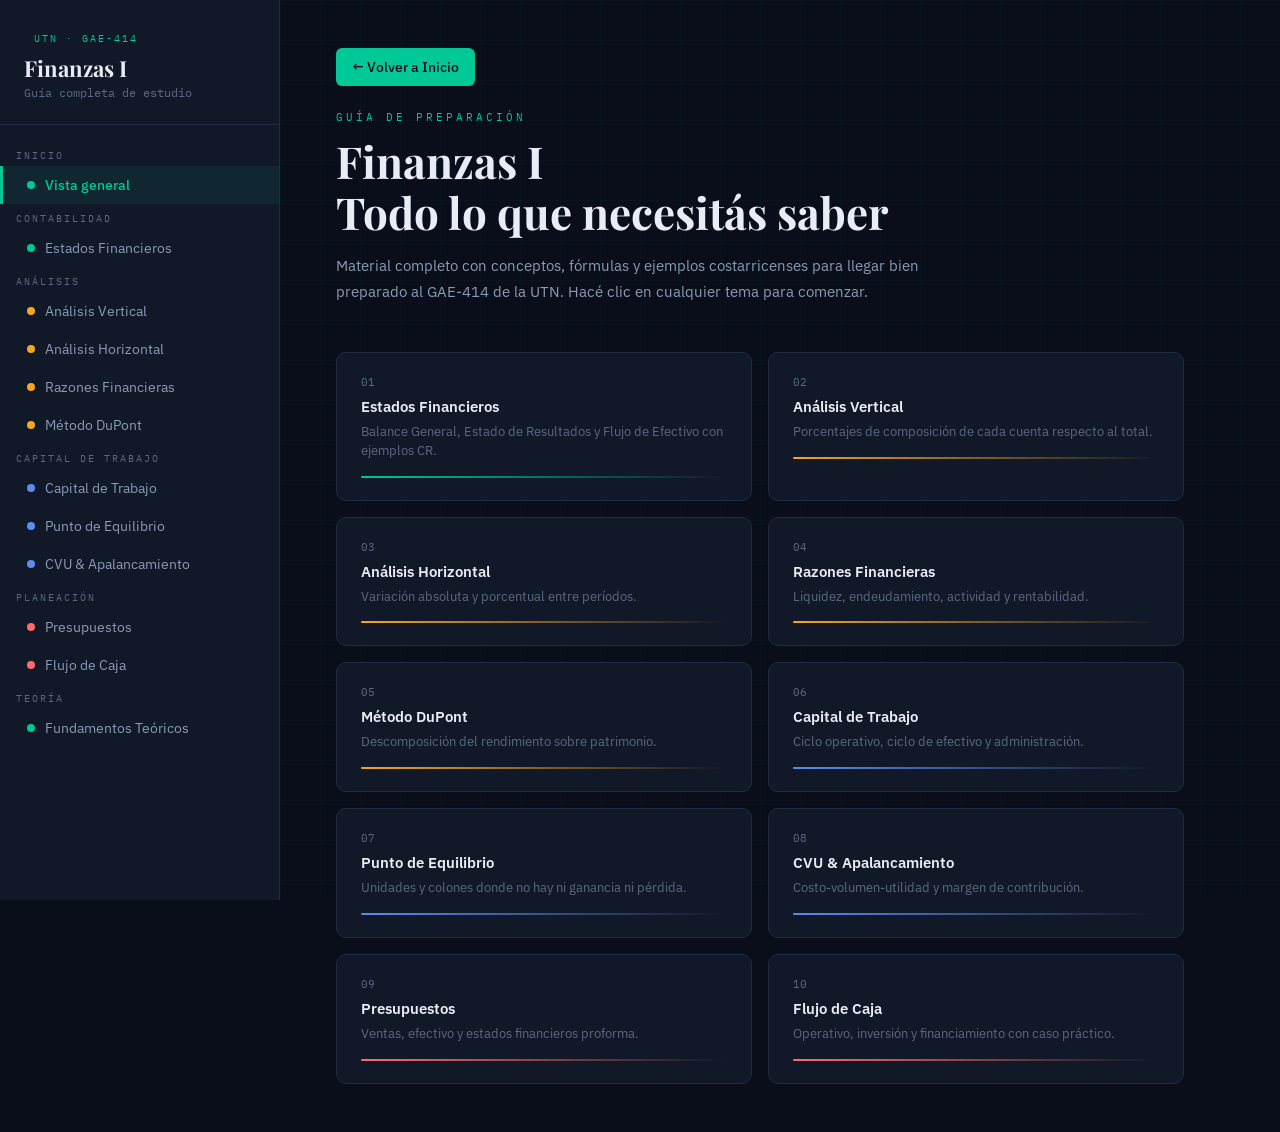
<file: index.html>
<!DOCTYPE html><html lang="es"><head><meta charset="UTF-8"><meta name="viewport" content="width=device-width, initial-scale=1.0"><title>Finanzas I — GAE-414 UTN</title><link href="https://fonts.googleapis.com/css2?family=Playfair+Display:wght@700;900&family=IBM+Plex+Mono:wght@400;600&family=IBM+Plex+Sans:wght@300;400;500;600&display=swap" rel="stylesheet"><style>  :root {    --bg: #0a0e1a;    --surface: #111828;    --surface2: #1a2235;    --border: #1e2d45;    --accent: #00c896;    --accent2: #f5a623;    --accent3: #5b8dee;    --accent4: #ff6b6b;    --text: #e8edf5;    --text2: #8a9bb5;    --text3: #5a6a82;    --font-display: 'Playfair Display', serif;    --font-mono: 'IBM Plex Mono', monospace;    --font-body: 'IBM Plex Sans', sans-serif;  }  * { margin:0; padding:0; box-sizing:border-box; }  body {    background: var(--bg);    color: var(--text);    font-family: var(--font-body);    min-height: 100vh;    overflow-x: hidden;  }  /* GRID BG */  body::before {    content:'';    position:fixed; inset:0;    background-image:      linear-gradient(rgba(0,200,150,.03) 1px, transparent 1px),      linear-gradient(90deg, rgba(0,200,150,.03) 1px, transparent 1px);    background-size: 40px 40px;    pointer-events:none;    z-index:0;  }  /* LAYOUT */  #app { position:relative; z-index:1; display:flex; min-height:100vh; }  /* SIDEBAR */  #sidebar {    width: 280px;    min-width: 280px;    background: var(--surface);    border-right: 1px solid var(--border);    padding: 28px 0;    position: sticky;    top: 0;    height: 100vh;    overflow-y: auto;    display: flex;    flex-direction: column;  }  .sidebar-logo {    padding: 0 24px 24px;    border-bottom: 1px solid var(--border);    margin-bottom: 16px;  }  .sidebar-logo .tag {    font-family: var(--font-mono);    font-size: 10px;    color: var(--accent);    letter-spacing: 2px;    text-transform: uppercase;    margin-bottom: 6px;  }  .sidebar-logo h1 {    font-family: var(--font-display);    font-size: 22px;    line-height: 1.2;    color: var(--text);  }  .sidebar-logo .sub {    font-size: 12px;    color: var(--text3);    margin-top: 4px;    font-family: var(--font-mono);  }  .nav-section {    padding: 8px 16px 4px;    font-size: 10px;    color: var(--text3);    letter-spacing: 2px;    text-transform: uppercase;    font-family: var(--font-mono);  }  .nav-item {    display: flex;    align-items: center;    gap: 10px;    padding: 10px 24px;    cursor: pointer;    transition: all .2s;    border-left: 3px solid transparent;    font-size: 13.5px;    color: var(--text2);    font-weight: 400;  }  .nav-item:hover { background: var(--surface2); color: var(--text); }  .nav-item.active {    background: rgba(0,200,150,.08);    border-left-color: var(--accent);    color: var(--accent);    font-weight: 500;  }  .nav-dot {    width: 8px; height: 8px;    border-radius: 50%;    flex-shrink: 0;  }  /* MAIN */  #main {    flex: 1;    padding: 48px 56px;    max-width: 960px;  }  .page { display: none; animation: fadeIn .3s ease; }  .page.active { display: block; }  @keyframes fadeIn { from { opacity:0; transform:translateY(8px); } to { opacity:1; transform:translateY(0); } }  /* HERO */  .hero {    margin-bottom: 48px;  }  .hero-tag {    font-family: var(--font-mono);    font-size: 11px;    color: var(--accent);    letter-spacing: 3px;    text-transform: uppercase;    margin-bottom: 12px;  }  .hero h2 {    font-family: var(--font-display);    font-size: 44px;    line-height: 1.15;    margin-bottom: 16px;  }  .hero p {    color: var(--text2);    font-size: 15px;    line-height: 1.7;    max-width: 600px;  }  /* CARDS */  .card {    background: var(--surface);    border: 1px solid var(--border);    border-radius: 10px;    padding: 28px 32px;    margin-bottom: 24px;    position: relative;    overflow: hidden;  }  .card::before {    content:'';    position:absolute;    top:0; left:0; right:0;    height: 3px;  }  .card.green::before { background: var(--accent); }  .card.orange::before { background: var(--accent2); }  .card.blue::before { background: var(--accent3); }  .card.red::before { background: var(--accent4); }  .card h3 {    font-family: var(--font-display);    font-size: 20px;    margin-bottom: 14px;    color: var(--text);  }  .card p, .card li {    color: var(--text2);    font-size: 14px;    line-height: 1.75;  }  .card ul { padding-left: 20px; }  .card ul li { margin-bottom: 4px; }  /* FORMULA BOX */  .formula {    background: rgba(0,200,150,.07);    border: 1px solid rgba(0,200,150,.25);    border-radius: 8px;    padding: 18px 22px;    margin: 18px 0;    font-family: var(--font-mono);    font-size: 14px;    color: var(--accent);    line-height: 1.8;  }  .formula .label {    font-size: 10px;    color: var(--text3);    letter-spacing: 2px;    text-transform: uppercase;    margin-bottom: 8px;    font-family: var(--font-body);  }  /* EXAMPLE BOX */  .example {    background: rgba(91,141,238,.07);    border: 1px solid rgba(91,141,238,.2);    border-radius: 8px;    padding: 20px 24px;    margin: 18px 0;  }  .example .ex-header {    display: flex;    align-items: center;    gap: 8px;    margin-bottom: 12px;  }  .example .ex-label {    font-family: var(--font-mono);    font-size: 10px;    color: var(--accent3);    letter-spacing: 2px;    text-transform: uppercase;    background: rgba(91,141,238,.15);    padding: 3px 8px;    border-radius: 3px;  }  .example .ex-title {    font-weight: 600;    font-size: 13px;    color: var(--accent3);  }  .example p, .example li {    font-size: 13.5px;    color: var(--text2);    line-height: 1.7;  }  .example ul { padding-left: 18px; }  .example ul li { margin-bottom: 3px; }  /* TABLE */  .fin-table {    width: 100%;    border-collapse: collapse;    font-size: 13px;    margin: 16px 0;  }  .fin-table th {    background: var(--surface2);    padding: 10px 14px;    text-align: left;    color: var(--text2);    font-weight: 500;    font-family: var(--font-mono);    font-size: 11px;    letter-spacing: 1px;    border-bottom: 1px solid var(--border);  }  .fin-table td {    padding: 10px 14px;    border-bottom: 1px solid rgba(30,45,69,.8);    color: var(--text2);  }  .fin-table tr:hover td { background: rgba(255,255,255,.02); }  .fin-table .num { text-align: right; font-family: var(--font-mono); }  .fin-table .pos { color: var(--accent); }  .fin-table .neg { color: var(--accent4); }  .fin-table .head { color: var(--text); font-weight: 600; background: var(--surface2) !important; }  /* TAGS */  .tag-row { display: flex; flex-wrap: wrap; gap: 8px; margin: 12px 0; }  .tag {    font-family: var(--font-mono);    font-size: 11px;    padding: 4px 10px;    border-radius: 4px;    letter-spacing: .5px;  }  .tag.green { background: rgba(0,200,150,.12); color: var(--accent); border: 1px solid rgba(0,200,150,.2); }  .tag.orange { background: rgba(245,166,35,.12); color: var(--accent2); border: 1px solid rgba(245,166,35,.2); }  .tag.blue { background: rgba(91,141,238,.12); color: var(--accent3); border: 1px solid rgba(91,141,238,.2); }  .tag.red { background: rgba(255,107,107,.12); color: var(--accent4); border: 1px solid rgba(255,107,107,.2); }  /* DIVIDER */  .divider {    border: none;    border-top: 1px solid var(--border);    margin: 28px 0;  }  /* HIGHLIGHT */  .highlight {    color: var(--accent);    font-weight: 600;  }  .highlight2 { color: var(--accent2); font-weight: 600; }  .highlight3 { color: var(--accent3); font-weight: 600; }  /* GRID 2 */  .grid2 { display: grid; grid-template-columns: 1fr 1fr; gap: 16px; margin: 16px 0; }  .mini-card {    background: var(--surface2);    border: 1px solid var(--border);    border-radius: 8px;    padding: 16px 18px;  }  .mini-card .mc-label {    font-size: 10px;    color: var(--text3);    font-family: var(--font-mono);    letter-spacing: 1.5px;    text-transform: uppercase;    margin-bottom: 6px;  }  .mini-card .mc-val {    font-family: var(--font-mono);    font-size: 22px;    font-weight: 600;    color: var(--accent);    margin-bottom: 4px;  }  .mini-card .mc-desc {    font-size: 12px;    color: var(--text3);  }  /* STEP */  .steps { counter-reset: step; }  .step {    display: flex;    gap: 16px;    margin-bottom: 20px;  }  .step-num {    width: 32px; height: 32px;    border-radius: 50%;    background: rgba(0,200,150,.12);    border: 1px solid rgba(0,200,150,.3);    display: flex; align-items: center; justify-content: center;    font-family: var(--font-mono);    font-size: 13px;    color: var(--accent);    flex-shrink: 0;    margin-top: 2px;  }  .step-content { flex: 1; }  .step-content strong { color: var(--text); font-weight: 600; display: block; margin-bottom: 4px; }  .step-content p { font-size: 13.5px; color: var(--text2); line-height: 1.65; }  /* HOME GRID */  .topic-grid { display: grid; grid-template-columns: repeat(2, 1fr); gap: 16px; margin-top: 32px; }  .topic-card {    background: var(--surface);    border: 1px solid var(--border);    border-radius: 10px;    padding: 22px 24px;    cursor: pointer;    transition: all .25s;    position: relative;    overflow: hidden;  }  .topic-card:hover {    border-color: var(--accent);    transform: translateY(-2px);    box-shadow: 0 8px 30px rgba(0,0,0,.4);  }  .topic-card .tc-num {    font-family: var(--font-mono);    font-size: 11px;    color: var(--text3);    margin-bottom: 8px;  }  .topic-card h3 {    font-size: 15px;    font-weight: 600;    margin-bottom: 6px;  }  .topic-card p {    font-size: 12.5px;    color: var(--text3);    line-height: 1.5;  }  .topic-card .tc-bar {    height: 2px;    border-radius: 1px;    margin-top: 16px;  }  /* SCROLLBAR */  ::-webkit-scrollbar { width: 6px; }  ::-webkit-scrollbar-track { background: var(--surface); }  ::-webkit-scrollbar-thumb { background: var(--border); border-radius: 3px; }  ::-webkit-scrollbar-thumb:hover { background: var(--text3); }  @media (max-width: 900px) {    #sidebar { display: none; }    #main { padding: 28px 20px; }    .grid2, .topic-grid { grid-template-columns: 1fr; }    .hero h2 { font-size: 30px; }  } .page-header { display: flex; justify-content: flex-start; margin-bottom: 24px; } .btn-back { padding: 10px 16px; background: var(--accent); border: none; border-radius: 6px; color: var(--bg); font-family: var(--font-body); font-size: 14px; font-weight: 500; cursor: pointer; transition: all 0.2s ease; } .btn-back:hover { background: var(--accent2); transform: translateX(-4px); }</style></head><body><div id="app"><nav id="sidebar">  <div class="sidebar-logo">    <div class="tag">UTN · GAE-414</div>    <h1>Finanzas I</h1>    <div class="sub">Guía completa de estudio</div>  </div>  <div class="nav-section">Inicio</div>  <div class="nav-item active" onclick="show('home')" data-page="home">    <div class="nav-dot" style="background:#00c896"></div> Vista general  </div>  <div class="nav-section">Contabilidad</div>  <div class="nav-item" onclick="show('estados')" data-page="estados">    <div class="nav-dot" style="background:#00c896"></div> Estados Financieros  </div>  <div class="nav-section">Análisis</div>  <div class="nav-item" onclick="show('vertical')" data-page="vertical">    <div class="nav-dot" style="background:#f5a623"></div> Análisis Vertical  </div>  <div class="nav-item" onclick="show('horizontal')" data-page="horizontal">    <div class="nav-dot" style="background:#f5a623"></div> Análisis Horizontal  </div>  <div class="nav-item" onclick="show('razones')" data-page="razones">    <div class="nav-dot" style="background:#f5a623"></div> Razones Financieras  </div>  <div class="nav-item" onclick="show('dupont')" data-page="dupont">    <div class="nav-dot" style="background:#f5a623"></div> Método DuPont  </div>  <div class="nav-section">Capital de Trabajo</div>  <div class="nav-item" onclick="show('capital')" data-page="capital">    <div class="nav-dot" style="background:#5b8dee"></div> Capital de Trabajo  </div>  <div class="nav-item" onclick="show('equilibrio')" data-page="equilibrio">    <div class="nav-dot" style="background:#5b8dee"></div> Punto de Equilibrio  </div>  <div class="nav-item" onclick="show('cvu')" data-page="cvu">    <div class="nav-dot" style="background:#5b8dee"></div> CVU & Apalancamiento  </div>  <div class="nav-section">Planeación</div>  <div class="nav-item" onclick="show('presupuestos')" data-page="presupuestos">    <div class="nav-dot" style="background:#ff6b6b"></div> Presupuestos  </div>  <div class="nav-item" onclick="show('flujo')" data-page="flujo">    <div class="nav-dot" style="background:#ff6b6b"></div> Flujo de Caja  </div>  <div class="nav-section">Teoría</div>  <div class="nav-item" onclick="show('teoricos')" data-page="teoricos">    <div class="nav-dot" style="background:#00c896"></div> Fundamentos Teóricos  </div></nav><main id="main"><div class="page active" id="home">  <div class="page-header"><button class="btn-back" onclick="show('home')">← Volver a Inicio</button></div><div class="hero">    <div class="hero-tag">Guía de preparación</div>    <h2>Finanzas I<br>Todo lo que necesitás saber</h2>    <p>Material completo con conceptos, fórmulas y ejemplos costarricenses para llegar bien preparado al GAE-414 de la UTN. Hacé clic en cualquier tema para comenzar.</p>  </div>  <div class="topic-grid">    <div class="topic-card" onclick="show('estados')">      <div class="tc-num">01</div>      <h3>Estados Financieros</h3>      <p>Balance General, Estado de Resultados y Flujo de Efectivo con ejemplos CR.</p>      <div class="tc-bar" style="background:linear-gradient(90deg,#00c896,transparent)"></div>    </div>    <div class="topic-card" onclick="show('vertical')">      <div class="tc-num">02</div>      <h3>Análisis Vertical</h3>      <p>Porcentajes de composición de cada cuenta respecto al total.</p>      <div class="tc-bar" style="background:linear-gradient(90deg,#f5a623,transparent)"></div>    </div>    <div class="topic-card" onclick="show('horizontal')">      <div class="tc-num">03</div>      <h3>Análisis Horizontal</h3>      <p>Variación absoluta y porcentual entre períodos.</p>      <div class="tc-bar" style="background:linear-gradient(90deg,#f5a623,transparent)"></div>    </div>    <div class="topic-card" onclick="show('razones')">      <div class="tc-num">04</div>      <h3>Razones Financieras</h3>      <p>Liquidez, endeudamiento, actividad y rentabilidad.</p>      <div class="tc-bar" style="background:linear-gradient(90deg,#f5a623,transparent)"></div>    </div>    <div class="topic-card" onclick="show('dupont')">      <div class="tc-num">05</div>      <h3>Método DuPont</h3>      <p>Descomposición del rendimiento sobre patrimonio.</p>      <div class="tc-bar" style="background:linear-gradient(90deg,#f5a623,transparent)"></div>    </div>    <div class="topic-card" onclick="show('capital')">      <div class="tc-num">06</div>      <h3>Capital de Trabajo</h3>      <p>Ciclo operativo, ciclo de efectivo y administración.</p>      <div class="tc-bar" style="background:linear-gradient(90deg,#5b8dee,transparent)"></div>    </div>    <div class="topic-card" onclick="show('equilibrio')">      <div class="tc-num">07</div>      <h3>Punto de Equilibrio</h3>      <p>Unidades y colones donde no hay ni ganancia ni pérdida.</p>      <div class="tc-bar" style="background:linear-gradient(90deg,#5b8dee,transparent)"></div>    </div>    <div class="topic-card" onclick="show('cvu')">      <div class="tc-num">08</div>      <h3>CVU & Apalancamiento</h3>      <p>Costo-volumen-utilidad y margen de contribución.</p>      <div class="tc-bar" style="background:linear-gradient(90deg,#5b8dee,transparent)"></div>    </div>    <div class="topic-card" onclick="show('presupuestos')">      <div class="tc-num">09</div>      <h3>Presupuestos</h3>      <p>Ventas, efectivo y estados financieros proforma.</p>      <div class="tc-bar" style="background:linear-gradient(90deg,#ff6b6b,transparent)"></div>    </div>    <div class="topic-card" onclick="show('flujo')">      <div class="tc-num">10</div>      <h3>Flujo de Caja</h3>      <p>Operativo, inversión y financiamiento con caso práctico.</p>      <div class="tc-bar" style="background:linear-gradient(90deg,#ff6b6b,transparent)"></div>    </div>  </div></div><div class="page" id="estados">  <div class="page-header"><button class="btn-back" onclick="show('home')">← Volver a Inicio</button></div><div class="hero">    <div class="hero-tag">Tema 01 · Contabilidad</div>    <h2>Estados Financieros</h2>    <p>Los tres reportes fundamentales que toda empresa prepara para mostrar su situación económica.</p>  </div>  <div class="card green">    <h3>1. Balance General (Estado de Situación Financiera)</h3>    <p>Fotografía de la empresa en una fecha específica. Muestra lo que tiene (activos), lo que debe (pasivos) y lo que le pertenece a los dueños (patrimonio).</p>    <div class="formula">      <div class="label">Ecuación fundamental</div>      ACTIVOS = PASIVOS + PATRIMONIO    </div>    <div class="example">      <div class="ex-header">        <span class="ex-label">Ejemplo CR</span>        <span class="ex-title">Pulpería "Don Carlos" — San José, al 31/12/2024</span>      </div>      <table class="fin-table">        <tr><th>ACTIVOS</th><th class="num">₡</th><th>PASIVOS Y PATRIMONIO</th><th class="num">₡</th></tr>        <tr><td class="head" colspan="4">Activo Corriente</td></tr>        <tr><td>Caja y Bancos</td><td class="num pos">850,000</td><td>Cuentas por Pagar</td><td class="num neg">1,200,000</td></tr>        <tr><td>Cuentas por Cobrar</td><td class="num pos">600,000</td><td>Préstamos C/P (BAC)</td><td class="num neg">500,000</td></tr>        <tr><td>Inventarios</td><td class="num pos">1,400,000</td><td></td><td></td></tr>        <tr><td class="head" colspan="4">Activo Fijo</td></tr>        <tr><td>Mobiliario y Equipo</td><td class="num pos">2,500,000</td><td class="head">Patrimonio</td><td></td></tr>        <tr><td>(-) Depreciación Ac.</td><td class="num neg">(300,000)</td><td>Capital Social</td><td class="num pos">3,000,000</td></tr>        <tr><td></td><td></td><td>Utilidades Retenidas</td><td class="num pos">350,000</td></tr>        <tr><td><strong>TOTAL ACTIVOS</strong></td><td class="num pos"><strong>5,050,000</strong></td><td><strong>TOTAL PAS+PAT</strong></td><td class="num pos"><strong>5,050,000</strong></td></tr>      </table>    </div>    <p style="margin-top:12px"><strong style="color:var(--text)">Conceptos clave:</strong></p>    <ul style="margin-top:8px">      <li><span class="highlight">Activo corriente:</span> se convierte en dinero en menos de 1 año (caja, inventarios, cuentas por cobrar).</li>      <li><span class="highlight">Activo fijo:</span> dura más de 1 año y se deprecia (edificios, equipos, vehículos).</li>      <li><span class="highlight">Pasivo corriente:</span> vence en menos de 1 año.</li>      <li><span class="highlight">Patrimonio:</span> lo que queda para los dueños si se vende todo y se pagan todas las deudas.</li>    </ul>  </div>  <div class="card green">    <h3>2. Estado de Resultados</h3>    <p>Muestra si la empresa ganó o perdió dinero durante un período. Es una película, no una fotografía.</p>    <div class="formula">      <div class="label">Estructura básica</div>      Ventas Netas<br>      − Costo de Ventas<br>      = <strong>Utilidad Bruta</strong><br>      − Gastos Operativos (ventas + admin)<br>      = <strong>Utilidad de Operación (EBIT)</strong><br>      − Gastos Financieros (intereses)<br>      = <strong>Utilidad Antes de Impuestos</strong><br>      − Impuesto sobre la Renta (30% empresas CR)<br>      = <strong>Utilidad Neta</strong>    </div>    <div class="example">      <div class="ex-header">        <span class="ex-label">Ejemplo CR</span>        <span class="ex-title">Soda "Rancho Tico" — Liberia, Guanacaste 2024</span>      </div>      <table class="fin-table">        <tr><th>CONCEPTO</th><th class="num">₡</th></tr>        <tr><td>Ventas brutas</td><td class="num">9,500,000</td></tr>        <tr><td>(−) Descuentos y devoluciones</td><td class="num neg">(200,000)</td></tr>        <tr><td class="head">= Ventas Netas</td><td class="num head">9,300,000</td></tr>        <tr><td>(−) Costo de ventas</td><td class="num neg">(5,580,000)</td></tr>        <tr><td class="head">= Utilidad Bruta</td><td class="num pos head">3,720,000</td></tr>        <tr><td>(−) Gastos de ventas</td><td class="num neg">(650,000)</td></tr>        <tr><td>(−) Gastos administrativos</td><td class="num neg">(820,000)</td></tr>        <tr><td class="head">= Utilidad Operativa</td><td class="num pos head">2,250,000</td></tr>        <tr><td>(−) Intereses préstamo BCR</td><td class="num neg">(180,000)</td></tr>        <tr><td class="head">= Utilidad antes IR</td><td class="num pos head">2,070,000</td></tr>        <tr><td>(−) Impuesto Renta (15% pyme)</td><td class="num neg">(310,500)</td></tr>        <tr><td class="head">= Utilidad Neta</td><td class="num pos head">1,759,500</td></tr>      </table>    </div>  </div>  <div class="card green">    <h3>3. Estado de Flujo de Efectivo</h3>    <p>Muestra de dónde vino el dinero y a dónde fue. Una empresa puede tener utilidad contable pero quedarse sin efectivo.</p>    <div class="formula">      <div class="label">Las 3 secciones</div>      Actividades OPERATIVAS (negocio normal)<br>      + Actividades de INVERSIÓN (compra/venta de activos)<br>      + Actividades de FINANCIAMIENTO (préstamos, capital)<br>      = Variación neta de efectivo    </div>    <div class="example">      <div class="ex-header">        <span class="ex-label">Ejemplo CR</span>        <span class="ex-title">Taxi empresa "Transtical" — Cartago 2024</span>      </div>      <table class="fin-table">        <tr><th>CONCEPTO</th><th class="num">₡</th></tr>        <tr><td class="head" colspan="2">ACTIVIDADES OPERATIVAS</td></tr>        <tr><td>Cobros a clientes</td><td class="num pos">8,200,000</td></tr>        <tr><td>Pagos a proveedores</td><td class="num neg">(4,100,000)</td></tr>        <tr><td>Pago de salarios y cargas</td><td class="num neg">(2,300,000)</td></tr>        <tr><td class="head">Flujo operativo neto</td><td class="num pos head">1,800,000</td></tr>        <tr><td class="head" colspan="2">ACTIVIDADES DE INVERSIÓN</td></tr>        <tr><td>Compra de vehículo (Toyota Hilux)</td><td class="num neg">(12,000,000)</td></tr>        <tr><td class="head">Flujo de inversión neto</td><td class="num neg head">(12,000,000)</td></tr>        <tr><td class="head" colspan="2">ACTIVIDADES DE FINANCIAMIENTO</td></tr>        <tr><td>Préstamo BCR a 5 años</td><td class="num pos">10,000,000</td></tr>        <tr><td>Pago de cuotas préstamo anterior</td><td class="num neg">(600,000)</td></tr>        <tr><td class="head">Flujo de financiamiento neto</td><td class="num pos head">9,400,000</td></tr>        <tr><td class="head">= VARIACIÓN NETA DE EFECTIVO</td><td class="num pos head">-800,000</td></tr>        <tr><td>Saldo inicial de caja</td><td class="num">2,000,000</td></tr>        <tr><td class="head">Saldo final de caja</td><td class="num pos head">1,200,000</td></tr>      </table>    </div>  </div></div><div class="page" id="vertical">  <div class="page-header"><button class="btn-back" onclick="show('home')">← Volver a Inicio</button></div><div class="hero">    <div class="hero-tag">Tema 02 · Análisis</div>    <h2>Análisis Vertical</h2>    <p>Técnica para expresar cada cuenta como porcentaje de una base (total activos o ventas). Permite comparar empresas de diferente tamaño.</p>  </div>  <div class="card orange">    <h3>Concepto y uso</h3>    <p>Se aplica a un solo período. Responde: <em>"¿Qué tan grande es esta cuenta dentro del total?"</em></p>    <div class="tag-row">      <span class="tag orange">Balance: base = Total Activos</span>      <span class="tag orange">Resultados: base = Ventas Netas</span>    </div>    <div class="formula">      <div class="label">Fórmula</div>      % = (Cuenta ÷ Base) × 100    </div>    <div class="example">      <div class="ex-header">        <span class="ex-label">Ejemplo CR</span>        <span class="ex-title">Ferretería "El Clavo" — Heredia 2024</span>      </div>      <table class="fin-table">        <tr><th>ACTIVOS</th><th class="num">₡</th><th class="num">%</th></tr>        <tr><td>Caja y Bancos</td><td class="num">1,200,000</td><td class="num pos">8%</td></tr>        <tr><td>Cuentas por Cobrar</td><td class="num">2,400,000</td><td class="num pos">16%</td></tr>        <tr><td>Inventarios</td><td class="num">4,500,000</td><td class="num pos">30%</td></tr>        <tr><td>Activos Fijos (neto)</td><td class="num">6,900,000</td><td class="num pos">46%</td></tr>        <tr><td class="head">TOTAL ACTIVOS</td><td class="num head">15,000,000</td><td class="num head">100%</td></tr>      </table>      <p style="margin-top:12px">👉 <strong>Interpretación:</strong> Los inventarios representan el 30% de los activos. Para una ferretería esto es razonable. Si fuera 60%, habría exceso de stock.</p>    </div>    <hr class="divider">    <div class="example">      <div class="ex-header">        <span class="ex-label">Ejemplo CR</span>        <span class="ex-title">Estado de Resultados — misma ferretería</span>      </div>      <table class="fin-table">        <tr><th>CONCEPTO</th><th class="num">₡</th><th class="num">%</th></tr>        <tr><td>Ventas Netas</td><td class="num">20,000,000</td><td class="num">100%</td></tr>        <tr><td>Costo de Ventas</td><td class="num neg">(13,000,000)</td><td class="num neg">65%</td></tr>        <tr><td class="head">Utilidad Bruta</td><td class="num pos head">7,000,000</td><td class="num pos head">35%</td></tr>        <tr><td>Gastos Operativos</td><td class="num neg">(3,800,000)</td><td class="num neg">19%</td></tr>        <tr><td class="head">Utilidad Neta</td><td class="num pos head">3,200,000</td><td class="num pos head">16%</td></tr>      </table>      <p style="margin-top:12px">👉 Por cada ₡100 vendidos, la empresa gana ₡16 netos. El margen neto del 16% indica buena eficiencia para una ferretería.</p>    </div>  </div></div><div class="page" id="horizontal">  <div class="page-header"><button class="btn-back" onclick="show('home')">← Volver a Inicio</button></div><div class="hero">    <div class="hero-tag">Tema 03 · Análisis</div>    <h2>Análisis Horizontal</h2>    <p>Compara una cuenta a lo largo del tiempo para detectar tendencias, crecimientos o caídas.</p>  </div>  <div class="card orange">    <h3>Concepto y fórmulas</h3>    <p>Se necesitan al menos dos períodos. Responde: <em>"¿Cuánto cambió esta cuenta respecto al año anterior?"</em></p>    <div class="formula">      <div class="label">Variación Absoluta</div>      VA = Año Actual − Año Anterior    </div>    <div class="formula">      <div class="label">Variación Relativa (porcentual)</div>      VR = ((Año Actual − Año Anterior) ÷ Año Anterior) × 100    </div>    <div class="example">      <div class="ex-header">        <span class="ex-label">Ejemplo CR</span>        <span class="ex-title">Farmacia "Fischel" (ficticio simplificado) — 2023 vs 2024</span>      </div>      <table class="fin-table">        <tr><th>CUENTA</th><th class="num">2023 ₡</th><th class="num">2024 ₡</th><th class="num">Var. Abs.</th><th class="num">Var. %</th></tr>        <tr><td>Ventas</td><td class="num">45,000,000</td><td class="num">52,200,000</td><td class="num pos">+7,200,000</td><td class="num pos">+16%</td></tr>        <tr><td>Costo Ventas</td><td class="num">27,000,000</td><td class="num">32,364,000</td><td class="num neg">+5,364,000</td><td class="num neg">+19.9%</td></tr>        <tr><td>Utilidad Bruta</td><td class="num">18,000,000</td><td class="num">19,836,000</td><td class="num pos">+1,836,000</td><td class="num pos">+10.2%</td></tr>        <tr><td>Gastos Oper.</td><td class="num">9,000,000</td><td class="num">10,500,000</td><td class="num neg">+1,500,000</td><td class="num neg">+16.7%</td></tr>        <tr><td class="head">Utilidad Neta</td><td class="num head">9,000,000</td><td class="num head">9,336,000</td><td class="num pos head">+336,000</td><td class="num pos head">+3.7%</td></tr>      </table>      <p style="margin-top:12px">        ⚠️ <strong>Interpretación:</strong> Las ventas crecieron 16% pero el costo creció 19.9%. Los gastos también subieron más que las ventas. Por eso la utilidad neta solo creció 3.7%. <br><strong>Señal de alerta:</strong> los costos están creciendo más rápido que los ingresos.      </p>    </div>  </div></div><div class="page" id="razones">  <div class="page-header"><button class="btn-back" onclick="show('home')">← Volver a Inicio</button></div><div class="hero">    <div class="hero-tag">Tema 04 · Análisis</div>    <h2>Razones Financieras</h2>    <p>Índices que relacionan cuentas del Balance y Estado de Resultados para evaluar la salud financiera de la empresa.</p>  </div>  <div class="card orange">    <h3>Grupo 1: Razones de Liquidez</h3>    <p>¿Puede la empresa pagar sus deudas a corto plazo?</p>    <div class="formula">      <div class="label">Razón Corriente (Liquidez General)</div>      RC = Activo Corriente ÷ Pasivo Corriente<br>      <br>      <span style="color:var(--text2);font-size:12px">Ideal: entre 1.5 y 2.0 — por encima de 1.0 es mínimo aceptable</span>    </div>    <div class="formula">      <div class="label">Prueba Ácida</div>      PA = (Activo Corriente − Inventarios) ÷ Pasivo Corriente<br>      <br>      <span style="color:var(--text2);font-size:12px">Excluye inventarios porque no se convierten tan rápido en efectivo. Ideal: ≥ 1.0</span>    </div>    <div class="example">      <div class="ex-header">        <span class="ex-label">Ejemplo CR</span>        <span class="ex-title">Distribuidora "Ticofrut" (inventarios = ₡3,000,000)</span>      </div>      <p>Activo Corriente: ₡6,000,000 | Pasivo Corriente: ₡3,200,000</p>      <div class="grid2" style="margin-top:12px">        <div class="mini-card">          <div class="mc-label">Razón Corriente</div>          <div class="mc-val">1.88</div>          <div class="mc-desc">6,000,000 ÷ 3,200,000 ✅ Buena</div>        </div>        <div class="mini-card">          <div class="mc-label">Prueba Ácida</div>          <div class="mc-val">0.94</div>          <div class="mc-desc">(6,000,000−3,000,000) ÷ 3,200,000 ⚠️ Ajustada</div>        </div>      </div>    </div>  </div>  <div class="card orange">    <h3>Grupo 2: Razones de Endeudamiento</h3>    <p>¿Cuánto de la empresa le pertenece a los acreedores?</p>    <div class="formula">      <div class="label">Razón de Endeudamiento</div>      RE = Total Pasivo ÷ Total Activo<br>      <br>      <span style="color:var(--text2);font-size:12px">Indica qué porcentaje de los activos fue financiado con deuda. Ideal: menor al 60%</span>    </div>    <div class="formula">      <div class="label">Razón Deuda-Patrimonio</div>      D/P = Total Pasivo ÷ Patrimonio<br>      <br>      <span style="color:var(--text2);font-size:12px">Por cada ₡1 del dueño, ¿cuánto deben los acreedores?</span>    </div>    <div class="example">      <div class="ex-header">        <span class="ex-label">Ejemplo CR</span>        <span class="ex-title">Empresa constructora "Edifica S.A." — San José</span>      </div>      <p>Total Activo: ₡80,000,000 | Total Pasivo: ₡52,000,000 | Patrimonio: ₡28,000,000</p>      <div class="grid2" style="margin-top:12px">        <div class="mini-card">          <div class="mc-label">Endeudamiento</div>          <div class="mc-val" style="color:var(--accent2)">65%</div>          <div class="mc-desc">52M ÷ 80M ⚠️ Alto, riesgo moderado</div>        </div>        <div class="mini-card">          <div class="mc-label">Deuda/Patrimonio</div>          <div class="mc-val" style="color:var(--accent2)">1.86</div>          <div class="mc-desc">52M ÷ 28M — acreedores financian 1.86× más que dueños</div>        </div>      </div>    </div>  </div>  <div class="card orange">    <h3>Grupo 3: Razones de Actividad (Gestión)</h3>    <p>¿Qué tan eficientemente usa la empresa sus recursos?</p>    <div class="formula">      <div class="label">Rotación de Inventarios</div>      RI = Costo de Ventas ÷ Inventario Promedio<br>      Días de Inventario = 365 ÷ RI    </div>    <div class="formula">      <div class="label">Período Medio de Cobro</div>      PMC = Cuentas por Cobrar ÷ (Ventas ÷ 365)<br>      <span style="color:var(--text2);font-size:12px">Cuántos días tarda en cobrar. Menor = mejor</span>    </div>    <div class="formula">      <div class="label">Período Medio de Pago</div>      PMP = Cuentas por Pagar ÷ (Compras ÷ 365)<br>      <span style="color:var(--text2);font-size:12px">Cuántos días tarda en pagar a proveedores. Mayor = mejor (para el flujo)</span>    </div>    <div class="example">      <div class="ex-header">        <span class="ex-label">Ejemplo CR</span>        <span class="ex-title">Supermercado "Buen Precio" — Alajuela</span>      </div>      <p>Costo ventas: ₡120M | Inventario: ₡15M | Ventas: ₡160M | CxC: ₡8M</p>      <div class="grid2" style="margin-top:12px">        <div class="mini-card">          <div class="mc-label">Rotación Inventarios</div>          <div class="mc-val">8×</div>          <div class="mc-desc">120M ÷ 15M → rota 8 veces al año = cada 46 días</div>        </div>        <div class="mini-card">          <div class="mc-label">Período Cobro</div>          <div class="mc-val">18 días</div>          <div class="mc-desc">8M ÷ (160M÷365) ✅ Cobran rápido</div>        </div>      </div>    </div>  </div>  <div class="card orange">    <h3>Grupo 4: Razones de Rentabilidad</h3>    <p>¿Cuánto gana la empresa con respecto a sus ventas, activos o patrimonio?</p>    <div class="formula">      <div class="label">Margen Bruto</div>      MB = Utilidad Bruta ÷ Ventas Netas    </div>    <div class="formula">      <div class="label">Margen Neto</div>      MN = Utilidad Neta ÷ Ventas Netas    </div>    <div class="formula">      <div class="label">ROA — Rendimiento sobre Activos</div>      ROA = Utilidad Neta ÷ Total Activos    </div>    <div class="formula">      <div class="label">ROE — Rendimiento sobre Patrimonio</div>      ROE = Utilidad Neta ÷ Patrimonio    </div>    <div class="example">      <div class="ex-header">        <span class="ex-label">Ejemplo CR</span>        <span class="ex-title">Hotel "Vistas del Pacífico" — Jacó, 2024</span>      </div>      <p>Ventas: ₡50M | Utilidad Bruta: ₡30M | Utilidad Neta: ₡8M | Activos: ₡200M | Patrimonio: ₡80M</p>      <div class="grid2" style="margin-top:12px">        <div class="mini-card">          <div class="mc-label">Margen Bruto</div>          <div class="mc-val">60%</div>          <div class="mc-desc">30M ÷ 50M — excelente para hostelería</div>        </div>        <div class="mini-card">          <div class="mc-label">Margen Neto</div>          <div class="mc-val">16%</div>          <div class="mc-desc">8M ÷ 50M ✅ Por encima del promedio CR</div>        </div>        <div class="mini-card">          <div class="mc-label">ROA</div>          <div class="mc-val">4%</div>          <div class="mc-desc">8M ÷ 200M — baja por alta inversión en planta</div>        </div>        <div class="mini-card">          <div class="mc-label">ROE</div>          <div class="mc-val">10%</div>          <div class="mc-desc">8M ÷ 80M — buena para los socios</div>        </div>      </div>    </div>  </div></div><div class="page" id="dupont">  <div class="page-header"><button class="btn-back" onclick="show('home')">← Volver a Inicio</button></div><div class="hero">    <div class="hero-tag">Tema 05 · Análisis</div>    <h2>Método DuPont</h2>    <p>Descompone el ROE en tres factores para entender exactamente por qué una empresa es más o menos rentable.</p>  </div>  <div class="card orange">    <h3>El modelo DuPont</h3>    <p>Creado por la empresa DuPont en los años 20. Dice que el rendimiento para los socios (ROE) depende de tres palancas:</p>    <div class="formula">      <div class="label">DuPont Básico</div>      ROE = Margen Neto × Rotación de Activos × Multiplicador de Capital<br><br>      ROE = (UN ÷ Ventas) × (Ventas ÷ Activos) × (Activos ÷ Patrimonio)    </div>    <div class="grid2" style="margin-top:20px">      <div class="mini-card">        <div class="mc-label">Factor 1 — Rentabilidad</div>        <div style="font-size:13px;color:var(--text2);margin-top:6px">Margen Neto: ¿Cuánto gana por cada colón vendido? Depende de costos y eficiencia.</div>      </div>      <div class="mini-card">        <div class="mc-label">Factor 2 — Eficiencia</div>        <div style="font-size:13px;color:var(--text2);margin-top:6px">Rotación de Activos: ¿Cuántas ventas genera cada colón invertido en activos?</div>      </div>      <div class="mini-card">        <div class="mc-label">Factor 3 — Apalancamiento</div>        <div style="font-size:13px;color:var(--text2);margin-top:6px">Multiplicador de Capital: ¿Cuánto del activo está financiado con deuda vs. patrimonio?</div>      </div>      <div class="mini-card">        <div class="mc-label">Resultado</div>        <div style="font-size:13px;color:var(--accent);margin-top:6px;font-weight:600">ROE = los tres factores multiplicados entre sí.</div>      </div>    </div>    <div class="example">      <div class="ex-header">        <span class="ex-label">Ejemplo CR</span>        <span class="ex-title">Comparación: Dos panaderías costarricenses</span>      </div>      <table class="fin-table">        <tr><th>INDICADOR</th><th class="num">Panadería "El Horno" (Cartago)</th><th class="num">Panadería "Pan Tico" (Heredia)</th></tr>        <tr><td>Ventas</td><td class="num">₡30,000,000</td><td class="num">₡30,000,000</td></tr>        <tr><td>Utilidad Neta</td><td class="num">₡1,500,000</td><td class="num">₡1,500,000</td></tr>        <tr><td>Total Activos</td><td class="num">₡25,000,000</td><td class="num">₡20,000,000</td></tr>        <tr><td>Patrimonio</td><td class="num">₡12,500,000</td><td class="num">₡10,000,000</td></tr>        <tr><td class="head">Margen Neto</td><td class="num head">5%</td><td class="num head">5%</td></tr>        <tr><td class="head">Rotación Activos</td><td class="num head">1.2×</td><td class="num head">1.5×</td></tr>        <tr><td class="head">Mult. Capital</td><td class="num head">2.0×</td><td class="num head">2.0×</td></tr>        <tr><td class="head">ROE (DuPont)</td><td class="num pos head">12%</td><td class="num pos head">15%</td></tr>      </table>      <p style="margin-top:12px">        🍞 <strong>Interpretación:</strong> Ambas panaderías tienen la misma utilidad, mismo apalancamiento y mismos dueños relativamente, pero "Pan Tico" obtiene mayor ROE porque <strong>usa mejor sus activos</strong> (rotación 1.5 vs 1.2). Tiene menos activos pero genera igual ventas = más eficiente.      </p>    </div>  </div></div><div class="page" id="capital">  <div class="page-header"><button class="btn-back" onclick="show('home')">← Volver a Inicio</button></div><div class="hero">    <div class="hero-tag">Tema 06 · Capital de Trabajo</div>    <h2>Capital de Trabajo</h2>    <p>El dinero que necesita la empresa para operar día a día. Es la diferencia entre lo que tiene disponible y lo que debe a corto plazo.</p>  </div>  <div class="card blue">    <h3>Conceptos fundamentales</h3>    <div class="formula">      <div class="label">Capital de Trabajo Neto (CTN)</div>      CTN = Activo Corriente − Pasivo Corriente    </div>    <p>Si el CTN es positivo, la empresa puede cubrir sus deudas de corto plazo con sus activos líquidos. Si es negativo, tiene problemas de liquidez.</p>    <div class="example">      <div class="ex-header">        <span class="ex-label">Ejemplo CR</span>        <span class="ex-title">Taller mecánico "Don Mechas" — Desamparados</span>      </div>      <div class="grid2">        <div class="mini-card">          <div class="mc-label">Activo Corriente</div>          <div class="mc-val">₡4,800,000</div>          <div class="mc-desc">Caja + CxC + repuestos</div>        </div>        <div class="mini-card">          <div class="mc-label">Pasivo Corriente</div>          <div class="mc-val" style="color:var(--accent4)">₡2,100,000</div>          <div class="mc-desc">Cuentas por pagar proveedores</div>        </div>      </div>      <div style="margin-top:12px;font-family:var(--font-mono);color:var(--accent);font-size:15px">        CTN = 4,800,000 − 2,100,000 = ₡2,700,000 ✅      </div>      <p style="margin-top:8px">La empresa tiene ₡2.7M de "colchón" para operar sin problemas.</p>    </div>  </div>  <div class="card blue">    <h3>Ciclo Operativo y Ciclo de Efectivo</h3>    <div class="formula">      <div class="label">Ciclo Operativo</div>      Ciclo Operativo = Días de Inventario + Días de Cobro    </div>    <div class="formula">      <div class="label">Ciclo de Efectivo (Ciclo de Caja)</div>      Ciclo de Efectivo = Ciclo Operativo − Días de Pago a Proveedores    </div>    <p>El ciclo de efectivo mide cuántos días la empresa necesita financiar con su propio dinero. <span class="highlight">Mientras más corto, mejor.</span></p>    <div class="example">      <div class="ex-header">        <span class="ex-label">Ejemplo CR</span>        <span class="ex-title">Empresa exportadora de piña "TicoPiña" — Upala</span>      </div>      <div class="steps" style="margin-top:16px">        <div class="step">          <div class="step-num">1</div>          <div class="step-content">            <strong>Días de Inventario: 30 días</strong>            <p>La piña tarda 30 días entre que la compran y la venden.</p>          </div>        </div>        <div class="step">          <div class="step-num">2</div>          <div class="step-content">            <strong>Días de Cobro: 45 días</strong>            <p>Los compradores internacionales pagan a 45 días.</p>          </div>        </div>        <div class="step">          <div class="step-num">3</div>          <div class="step-content">            <strong>Ciclo Operativo: 75 días</strong>            <p>30 + 45 = 75 días entre comprar y cobrar.</p>          </div>        </div>        <div class="step">          <div class="step-num">4</div>          <div class="step-content">            <strong>Días de Pago a Proveedores: 20 días</strong>            <p>Pagan a sus proveedores de insumos en 20 días.</p>          </div>        </div>        <div class="step">          <div class="step-num">5</div>          <div class="step-content">            <strong>Ciclo de Efectivo: 55 días</strong>            <p>75 − 20 = 55 días que la empresa debe financiar por su cuenta. Deben tener dinero para 55 días de operación en caja.</p>          </div>        </div>      </div>    </div>  </div></div><div class="page" id="equilibrio">  <div class="page-header"><button class="btn-back" onclick="show('home')">← Volver a Inicio</button></div><div class="hero">    <div class="hero-tag">Tema 07 · Capital de Trabajo</div>    <h2>Punto de Equilibrio</h2>    <p>El nivel de ventas donde la empresa no gana ni pierde. A partir de ahí, cada unidad adicional genera utilidad.</p>  </div>  <div class="card blue">    <h3>Costos fijos vs. costos variables</h3>    <div class="grid2">      <div class="mini-card">        <div class="mc-label">Costos Fijos</div>        <div style="font-size:13px;color:var(--text2);margin-top:8px">No cambian sin importar cuánto se produzca.<br><br>Ej. CR: Alquiler de local en Paseo Colón, salarios fijos, depreciación del equipo.</div>      </div>      <div class="mini-card">        <div class="mc-label">Costos Variables</div>        <div style="font-size:13px;color:var(--text2);margin-top:8px">Cambian según el nivel de producción o ventas.<br><br>Ej. CR: Materia prima, comisiones de ventas, empaque, electricidad por producción.</div>      </div>    </div>    <div class="formula">      <div class="label">Punto de Equilibrio en Unidades</div>      PE(u) = Costos Fijos Totales ÷ (Precio de Venta − Costo Variable Unitario)    </div>    <div class="formula">      <div class="label">Punto de Equilibrio en Colones</div>      PE(₡) = Costos Fijos Totales ÷ Margen de Contribución %<br>      Margen de Contribución % = (PVU − CVU) ÷ PVU    </div>    <div class="example">      <div class="ex-header">        <span class="ex-label">Ejemplo CR</span>        <span class="ex-title">Cafetería "El Volcán" — Cartago (cerca del Irazú)</span>      </div>      <p><strong>Datos:</strong></p>      <ul style="margin:8px 0 8px 20px">        <li>Precio de venta por almuerzo: ₡4,500</li>        <li>Costo variable por almuerzo: ₡2,700 (ingredientes + desechable)</li>        <li>Costos fijos mensuales: ₡1,800,000 (alquiler + salarios + servicios)</li>      </ul>      <div class="steps">        <div class="step">          <div class="step-num">1</div>          <div class="step-content">            <strong>Margen de Contribución Unitario</strong>            <p>MCU = ₡4,500 − ₡2,700 = <span class="highlight">₡1,800 por almuerzo</span></p>          </div>        </div>        <div class="step">          <div class="step-num">2</div>          <div class="step-content">            <strong>Punto de Equilibrio en Unidades</strong>            <p>PE(u) = ₡1,800,000 ÷ ₡1,800 = <span class="highlight">1,000 almuerzos/mes</span></p>          </div>        </div>        <div class="step">          <div class="step-num">3</div>          <div class="step-content">            <strong>Punto de Equilibrio en Colones</strong>            <p>MC% = 1,800 ÷ 4,500 = 40%<br>PE(₡) = ₡1,800,000 ÷ 0.40 = <span class="highlight">₡4,500,000 en ventas</span></p>          </div>        </div>        <div class="step">          <div class="step-num">4</div>          <div class="step-content">            <strong>Interpretación</strong>            <p>La cafetería necesita vender <strong>1,000 almuerzos o ₡4.5M al mes</strong> para no perder ni ganar. Vendiendo 33 almuerzos diarios ya está en equilibrio.</p>          </div>
        </div>
      </div>
    </div>
  </div></div><div class="page" id="cvu">  <div class="page-header"><button class="btn-back" onclick="show('home')">← Volver a Inicio</button></div><div class="hero">    <div class="hero-tag">Tema 08 · Capital de Trabajo</div>    <h2>CVU & Apalancamiento Operativo</h2>    <p>Herramientas para tomar decisiones sobre precio, volumen y estructura de costos.</p>  </div>  <div class="card blue">    <h3>Margen de Contribución</h3>    <p>Lo que le queda a la empresa de cada venta después de cubrir los costos variables, para pagar los costos fijos y generar utilidad.</p>    <div class="formula">      <div class="label">Margen de Contribución</div>      MC = Ventas − Costos Variables Totales<br>      MC% = MC ÷ Ventas × 100<br>      MCU = Precio de Venta − Costo Variable Unitario    </div>    <div class="example">      <div class="ex-header">        <span class="ex-label">Ejemplo CR</span>        <span class="ex-title">Fábrica de madera "Tico Wood" — Sarapiquí</span>      </div>      <table class="fin-table">        <tr><th>CONCEPTO</th><th class="num">Por unidad</th><th class="num">Total (500 u.)</th></tr>        <tr><td>Precio de Venta</td><td class="num">₡18,000</td><td class="num pos">₡9,000,000</td></tr>        <tr><td>(−) Costo Variable</td><td class="num neg">₡10,800</td><td class="num neg">(₡5,400,000)</td></tr>        <tr><td class="head">= Margen de Contribución</td><td class="num head">₡7,200</td><td class="num pos head">₡3,600,000</td></tr>        <tr><td>(−) Costos Fijos</td><td class="num"></td><td class="num neg">(₡2,160,000)</td></tr>        <tr><td class="head">= Utilidad de Operación</td><td class="num"></td><td class="num pos head">₡1,440,000</td></tr>      </table>      <p style="margin-top:10px">MC% = 7,200 ÷ 18,000 = <span class="highlight">40%</span> — por cada ₡100 vendidos, ₡40 cubren costos fijos y generan utilidad.</p>    </div>  </div>  <div class="card blue">    <h3>Apalancamiento Operativo</h3>    <p>Mide qué tanto amplifica la empresa los cambios en ventas hacia la utilidad. Alta estructura de costos fijos = alto apalancamiento.</p>    <div class="formula">      <div class="label">Grado de Apalancamiento Operativo (GAO)</div>      GAO = Margen de Contribución ÷ Utilidad de Operación    </div>    <p style="margin-top:14px">Con el ejemplo anterior:</p>    <div class="formula">      GAO = ₡3,600,000 ÷ ₡1,440,000 = <strong>2.5×</strong>    </div>    <div class="example">      <div class="ex-header">        <span class="ex-label">Interpretación</span>        <span class="ex-title">¿Qué significa GAO = 2.5?</span>      </div>      <p>Si las ventas <strong>aumentan un 10%</strong>, la utilidad de operación <strong>aumenta un 25%</strong> (10% × 2.5).</p>      <p style="margin-top:8px">Si las ventas <strong>caen un 10%</strong>, la utilidad <strong>cae un 25%</strong>. Es una espada de doble filo.</p>      <p style="margin-top:8px">⚠️ Empresas con muchos costos fijos (fábricas, aerolíneas, hoteles) tienen GAO alto. Las crisis económicas las golpean más fuerte, pero en tiempos buenos crecen más rápido.</p>    </div>  </div></div><div class="page" id="presupuestos">  <div class="page-header"><button class="btn-back" onclick="show('home')">← Volver a Inicio</button></div><div class="hero">    <div class="hero-tag">Tema 09 · Planeación</div>    <h2>Presupuestos Financieros</h2>    <p>Proyecciones del futuro de la empresa. Permiten anticipar problemas y tomar decisiones antes de que ocurran.</p>  </div>  <div class="card red">    <h3>Tipos de presupuestos</h3>    <div class="tag-row">      <span class="tag red">Presupuesto de Ventas</span>      <span class="tag red">Presupuesto de Producción</span>      <span class="tag red">Presupuesto de Efectivo</span>      <span class="tag red">Estados Financieros Proforma</span>    </div>    <p style="margin-top:14px">El proceso va de arriba hacia abajo: primero se proyectan las ventas, luego todo lo demás depende de eso.</p>  </div>  <div class="card red">    <h3>Presupuesto de Ventas</h3>    <p>Base de todo el proceso presupuestario. Se estima cuánto venderá la empresa.</p>    <div class="formula">      <div class="label">Método del Porcentaje sobre Ventas</div>      Ventas proyectadas = Ventas año anterior × (1 + tasa de crecimiento)    </div>    <div class="example">      <div class="ex-header">        <span class="ex-label">Ejemplo CR</span>        <span class="ex-title">Empresa de turismo "Aventura Tica" — Manuel Antonio</span>      </div>      <table class="fin-table">        <tr><th>MES</th><th class="num">Ventas 2024 ₡</th><th class="num">Crec. Est.</th><th class="num">Ventas 2025 ₡</th></tr>        <tr><td>Enero (temporada alta)</td><td class="num">8,500,000</td><td class="num pos">+15%</td><td class="num pos">9,775,000</td></tr>        <tr><td>Febrero</td><td class="num">7,200,000</td><td class="num pos">+15%</td><td class="num pos">8,280,000</td></tr>        <tr><td>Abril (Semana Santa)</td><td class="num">10,000,000</td><td class="num pos">+10%</td><td class="num pos">11,000,000</td></tr>        <tr><td>Julio (vacaciones)</td><td class="num">6,500,000</td><td class="num pos">+12%</td><td class="num pos">7,280,000</td></tr>        <tr><td>Octubre (temp. baja)</td><td class="num">2,800,000</td><td class="num pos">+5%</td><td class="num pos">2,940,000</td></tr>      </table>      <p style="margin-top:10px">👉 El turismo en CR tiene estacionalidad marcada. Enero, Semana Santa y julio son picos. Octubre-noviembre son bajos por la lluvia en el Pacífico.</p>    </div>  </div>  <div class="card red">    <h3>Estado de Resultados Proforma</h3>    <p>Se usa el <strong>Método del Porcentaje sobre Ventas</strong>: cada cuenta del Estado de Resultados se proyecta como % de las ventas estimadas.</p>    <div class="example">      <div class="ex-header">        <span class="ex-label">Ejemplo CR</span>        <span class="ex-title">Importadora "CR Tech" — Escazú</span>      </div>      <table class="fin-table">        <tr><th>CUENTA</th><th class="num">2024 Real</th><th class="num">% Ventas</th><th class="num">2025 Proy. (ventas +20%)</th></tr>        <tr><td>Ventas</td><td class="num">₡100,000,000</td><td class="num">100%</td><td class="num pos">₡120,000,000</td></tr>        <tr><td>Costo de Ventas</td><td class="num neg">₡60,000,000</td><td class="num">60%</td><td class="num neg">₡72,000,000</td></tr>        <tr><td>Utilidad Bruta</td><td class="num pos">₡40,000,000</td><td class="num">40%</td><td class="num pos">₡48,000,000</td></tr>        <tr><td>Gastos Operativos</td><td class="num neg">₡25,000,000</td><td class="num">25%</td><td class="num neg">₡30,000,000</td></tr>        <tr><td class="head">Utilidad Neta</td><td class="num pos head">₡15,000,000</td><td class="num head">15%</td><td class="num pos head">₡18,000,000</td></tr>      </table>      <p style="margin-top:10px">Asumiendo que los % se mantienen, si ventas crecen 20%, la utilidad también crece 20%.</p>    </div>  </div></div><div class="page" id="flujo">  <div class="page-header"><button class="btn-back" onclick="show('home')">← Volver a Inicio</button></div><div class="hero">    <div class="hero-tag">Tema 10 · Planeación</div>    <h2>Presupuesto de Efectivo (Flujo de Caja)</h2>    <p>Proyección mensual de entradas y salidas de dinero. Muestra cuándo habrá déficit o superávit de caja.</p>  </div>  <div class="card red">    <h3>Estructura del presupuesto de efectivo</h3>    <div class="formula">      <div class="label">Fórmula básica por período</div>      Saldo inicial de caja<br>      + Total de entradas (cobros del mes)<br>      − Total de salidas (pagos del mes)<br>      = Saldo final de caja<br>      vs. Saldo mínimo requerido<br>      = Superávit o Déficit    </div>    <div class="example">      <div class="ex-header">        <span class="ex-label">Ejemplo CR</span>        <span class="ex-title">Panadería "El Trigal" — San Carlos, Alajuela (Q1 2025)</span>      </div>      <p style="margin-bottom:12px"><strong>Supuestos:</strong> 70% de ventas se cobran al contado ese mes, 30% al mes siguiente. Saldo mínimo deseado: ₡500,000.</p>      <table class="fin-table">        <tr><th>CONCEPTO</th><th class="num">Enero</th><th class="num">Febrero</th><th class="num">Marzo</th></tr>        <tr><td class="head" colspan="4">ENTRADAS</td></tr>        <tr><td>Cobros ventas al contado (70%)</td><td class="num pos">2,100,000</td><td class="num pos">2,450,000</td><td class="num pos">2,800,000</td></tr>        <tr><td>Cobros de ventas pasadas (30%)</td><td class="num pos">750,000</td><td class="num pos">900,000</td><td class="num pos">1,050,000</td></tr>        <tr><td class="head">Total Entradas</td><td class="num pos head">2,850,000</td><td class="num pos head">3,350,000</td><td class="num pos head">3,850,000</td></tr>        <tr><td class="head" colspan="4">SALIDAS</td></tr>        <tr><td>Compras de insumos (harina, etc.)</td><td class="num neg">1,200,000</td><td class="num neg">1,400,000</td><td class="num neg">1,600,000</td></tr>        <tr><td>Planilla y cargas sociales</td><td class="num neg">800,000</td><td class="num neg">800,000</td><td class="num neg">800,000</td></tr>        <tr><td>Alquiler local</td><td class="num neg">350,000</td><td class="num neg">350,000</td><td class="num neg">350,000</td></tr>        <tr><td>Cuota préstamo Coopeservidores</td><td class="num neg">200,000</td><td class="num neg">200,000</td><td class="num neg">200,000</td></tr>        <tr><td>Servicios (agua, luz, internet)</td><td class="num neg">120,000</td><td class="num neg">120,000</td><td class="num neg">120,000</td></tr>        <tr><td class="head">Total Salidas</td><td class="num neg head">2,670,000</td><td class="num neg head">2,870,000</td><td class="num neg head">3,070,000</td></tr>        <tr><td>Saldo inicial</td><td class="num">600,000</td><td class="num">780,000</td><td class="num">1,260,000</td></tr>        <tr><td class="head">Saldo final de caja</td><td class="num pos head">780,000</td><td class="num pos head">1,260,000</td><td class="num pos head">2,040,000</td></tr>        <tr><td>Saldo mínimo requerido</td><td class="num">500,000</td><td class="num">500,000</td><td class="num">500,000</td></tr>        <tr><td class="head">Superávit / (Déficit)</td><td class="num pos head">+280,000</td><td class="num pos head">+760,000</td><td class="num pos head">+1,540,000</td></tr>      </table>      <p style="margin-top:12px">        ✅ La panadería tiene superávit los tres meses. Si en algún mes hubiera déficit, el administrador sabría con anticipación que necesita una línea de crédito o reducir gastos.      </p>    </div>    <div style="margin-top:24px;padding:20px;background:rgba(255,107,107,.07);border:1px solid rgba(255,107,107,.2);border-radius:8px">      <p style="font-weight:600;color:var(--text);margin-bottom:10px">💡 Puntos clave para el examen:</p>      <ul style="padding-left:20px">        <li style="color:var(--text2);font-size:13.5px;line-height:1.7">El presupuesto de efectivo puede mostrar déficit aunque la empresa tenga utilidad contable (diferencia entre devengado y caja).</li>        <li style="color:var(--text2);font-size:13.5px;line-height:1.7">Los períodos con déficit indican necesidad de financiamiento (línea de crédito, factoreo).</li>        <li style="color:var(--text2);font-size:13.5px;line-height:1.7">Los superávits grandes sugieren oportunidad de invertir o pagar deuda anticipadamente.</li>        <li style="color:var(--text2);font-size:13.5px;line-height:1.7">En Costa Rica, los pagos de CCSS, planilla y aguinaldo son flujos importantes que deben incluirse.</li>      </ul>    </div>  </div></div></main></div><script>function show(page) {  document.querySelectorAll('.page').forEach(p => p.classList.remove('active'));  document.querySelectorAll('.nav-item').forEach(n => n.classList.remove('active'));  document.getElementById(page).classList.add('active');  document.querySelector(`[data-page="${page}"]`)?.classList.add('active');  document.getElementById('main').scrollTop = 0;  window.scrollTo(0, 0);}</script></body></html>
<div class="page" id="teoricos">
  <div class="page-header"><button class="btn-back" onclick="show('home')">← Volver a Inicio</button></div>
  
  <div class="hero">
    <div class="hero-tag">Unidad Extra · Comprensión Teórica</div>
    <h2>Fundamentos Teóricos de Finanzas</h2>
    <p>Entiende qué significa cada fórmula, por qué existe y cómo interpretarla. La clave para dominar finanzas es comprender la lógica, no solo memorizar números.</p>
  </div>

  <!-- SECCIÓN 1: ESTADOS FINANCIEROS -->
  <div class="card green">
    <h3>📊 Estados Financieros: El Corazón de la Empresa</h3>
    <p><strong>Lo más importante:</strong> Un estado financiero es como el reporte médico de una empresa. Así como un doctor te examina para saber si estás sano, los estados financieros nos dicen si una empresa está financieramente saludable.</p>
    
    <div class="formula">
      <div class="label">La Ecuación Fundamental del Balance</div>
      ACTIVO = PASIVO + PATRIMONIO
    </div>

    <div class="section-theory">
      <h4>1️⃣ Explicación Sencilla</h4>
      <p>La ecuación de balance es la base de toda contabilidad. Imagina que compras una casa:</p>
      <ul>
        <li><strong>ACTIVO (Casa):</strong> Lo que tienes</li>
        <li><strong>PASIVO (Hipoteca):</strong> Lo que debes</li>
        <li><strong>PATRIMONIO (Tu dinero):</strong> Lo que realmente es tuyo</li>
      </ul>
      <p>La casa (activo) = lo que debes al banco (pasivo) + lo que pusiste de tu bolsillo (patrimonio).</p>

      <h4>2️⃣ ¿Qué Intenta Resolver?</h4>
      <ul>
        <li><strong>Problema:</strong> ¿Realmente sé qué tiene la empresa y cuánto debe?</li>
        <li><strong>Creación:</strong> Existe para que cualquier persona vea la salud financiera de una empresa</li>
        <li><strong>Información:</strong> Nos dice qué cantidad de bienes tiene vs qué debe</li>
        <li><strong>Decisiones:</strong> Un banco decide prestar dinero basado en el balance. Un inversionista decide invertir viendo si hay patrimonio</li>
      </ul>

      <h4>3️⃣ Significado de Cada Variable</h4>
      <table class="fin-table">
        <tr><th>Variable</th><th>Qué Representa</th><th>Función</th><th>Impacto en el Resultado</th></tr>
        <tr><td><strong>ACTIVO</strong></td><td>Todo lo que la empresa posee (dinero, máquinas, inventario)</td><td>Muestra los recursos disponibles</td><td>Más activo = más recursos para operar</td></tr>
        <tr><td><strong>PASIVO</strong></td><td>Todas las deudas (préstamos, cuentas por pagar)</td><td>Muestra las obligaciones</td><td>Más pasivo = más riesgo, menos libertad financiera</td></tr>
        <tr><td><strong>PATRIMONIO</strong></td><td>Lo que realmente pertenece a los dueños después de pagar deudas</td><td>Indica si la empresa es solvente</td><td>Más patrimonio = empresa más estable y valiosa</td></tr>
      </table>

      <h4>4️⃣ Interpretación Financiera</h4>
      <ul>
        <li><strong>Si Patrimonio > 0:</strong> ✅ La empresa tiene valor real, está sana</li>
        <li><strong>Si Patrimonio = 0:</strong> ⚠️ Todo lo que tiene es deuda, sin valor propio</li>
        <li><strong>Si Patrimonio < 0:</strong> 🔴 INSOLVENCIA. La empresa debe más de lo que tiene. Es crítico</li>
        <li><strong>Si Pasivo > Activo:</strong> 🔴 Imposible: sus deudas superan lo que tiene</li>
        <li><strong>Si Activo > Pasivo:</strong> ✅ Favorable, hay patrimonio positivo</li>
      </ul>

      <h4>5️⃣ Cómo Pensar la Fórmula</h4>
      <p>Piensa en ella así:</p>
      <p><em>"Todo lo que una empresa posee fue financiado de dos formas: con deuda (lo que debe) o con dinero propio (patrimonio). La suma de estas dos fuentes debe igualar exactamente lo que tiene."</em></p>
      <p>Es una balanza perfecta. Si agregas dinero al activo, tienes que agregarlo al pasivo o patrimonio también.</p>

      <h4>6️⃣ Errores Comunes</h4>
      <ul>
        <li>❌ Pensar que si hay mucho activo la empresa está bien. <strong>Corrección:</strong> Lo importante es el patrimonio (activo - pasivo)</li>
        <li>❌ Confundir ingresos con activos. <strong>Corrección:</strong> Los ingresos son flujos de dinero, los activos son recursos almacenados</li>
        <li>❌ Creer que pasivo es siempre malo. <strong>Corrección:</strong> Deuda controlada es inversión, es mala cuando es excesiva</li>
      </ul>

      <h4>7️⃣ Analogía Cotidiana</h4>
      <p><strong>La Pulpería:</strong> Doña María abre una pulpería:</p>
      <ul>
        <li><strong>ACTIVO:</strong> ₡500,000 (estante, nevera, dinero en caja, inventario)</li>
        <li><strong>PASIVO:</strong> ₡200,000 (préstamo del banco)</li>
        <li><strong>PATRIMONIO:</strong> ₡300,000 (lo que ella invirtió de su bolsillo)</li>
      </ul>
      <p>Ecuación: ₡500,000 = ₡200,000 + ₡300,000 ✅ Balanceado.</p>

      <h4>8️⃣ Explicación Paso a Paso</h4>
      <p><strong>Ejemplo:</strong> "Una empresa tiene activos por ₡1,000,000 y pasivos por ₡600,000. ¿Cuál es el patrimonio?"</p>
      <ol>
        <li><strong>Información:</strong> Activo = ₡1,000,000 | Pasivo = ₡600,000</li>
        <li><strong>Pregunta:</strong> ¿Cuál es el patrimonio?</li>
        <li><strong>Fórmula:</strong> Patrimonio = Activo - Pasivo</li>
        <li><strong>Por qué esta fórmula:</strong> Porque el patrimonio es lo que queda después de pagar todas las deudas</li>
        <li><strong>Cálculo:</strong> ₡1,000,000 - ₡600,000 = ₡400,000</li>
      </ol>

      <h4>9️⃣ Cómo Reconocer en un Examen</h4>
      <p><strong>Palabras clave que indican esta fórmula:</strong></p>
      <ul>
        <li>"¿Cuál es el patrimonio?" → Activo - Pasivo</li>
        <li>"Capital de los dueños" → Patrimonio</li>
        <li>"Valor neto de la empresa" → Patrimonio</li>
        <li>"Solvencia de la empresa" → Revisar si Patrimonio > 0</li>
        <li>"Balance general" → Será un balance. Busca la ecuación</li>
      </ul>

      <h4>🔟 Mapa Mental</h4>
      <div style="background: var(--surface2); padding: 16px; border-radius: 8px; margin-top: 12px;">
        <p><strong>BALANCE GENERAL</strong></p>
        <p>┌─ <strong>ACTIVO</strong> (¿Qué tiene?)</p>
        <p>├─ <strong>PASIVO</strong> (¿Qué debe?)</p>
        <p>└─ <strong>PATRIMONIO</strong> (¿Qué es suyo?)</p>
        <p style="margin-top: 12px;"><strong>Fórmula:</strong> A = P + Pt</p>
        <p><strong>Decisión:</strong> ¿Invertir o prestar? Mira el patrimonio</p>
      </div>
    </div>
  </div>

  <!-- SECCIÓN 2: ESTADO DE RESULTADOS -->
  <div class="card blue">
    <h3>💰 Estado de Resultados: La Película del Año Financiero</h3>
    <p><strong>Lo más importante:</strong> Mientras el balance es una foto fija, el estado de resultados es la película de lo que pasó durante un año. Te muestra si ganó o perdió dinero.</p>
    
    <div class="formula">
      <div class="label">La Fórmula Central</div>
      UTILIDAD NETA = VENTAS − COSTOS − GASTOS − IMPUESTOS
    </div>

    <div class="section-theory">
      <h4>1️⃣ Explicación Sencilla</h4>
      <p>Es como llevar la cuenta de un negocio pequeño:</p>
      <ul>
        <li>Vendiste empanadas por ₡50,000</li>
        <li>Gastaste ₡20,000 en ingredientes</li>
        <li>Gastaste ₡10,000 en arriendo y servicios</li>
        <li>Pagaste ₡5,000 de impuestos</li>
        <li><strong>Te quedan:</strong> ₡50,000 − ₡20,000 − ₡10,000 − ₡5,000 = ₡15,000 de ganancia</li>
      </ul>

      <h4>2️⃣ ¿Qué Intenta Resolver?</h4>
      <ul>
        <li><strong>Problema:</strong> ¿Ganamos o perdimos dinero este año?</li>
        <li><strong>Creación:</strong> Necesitamos saber si el negocio es rentable</li>
        <li><strong>Información:</strong> Cuánto dinero entra vs cuánto se gasta</li>
        <li><strong>Decisiones:</strong> ¿Continuamos? ¿Invertimos más? ¿Bajamos costos?</li>
      </ul>

      <h4>3️⃣ Significado de Cada Variable</h4>
      <table class="fin-table">
        <tr><th>Variable</th><th>Qué Representa</th><th>Función</th></tr>
        <tr><td><strong>VENTAS</strong></td><td>Dinero que entra por vender</td><td>Ingresos totales del negocio</td></tr>
        <tr><td><strong>COSTOS</strong></td><td>Gastos directos para hacer el producto</td><td>Reducen la ganancia bruta</td></tr>
        <tr><td><strong>GASTOS</strong></td><td>Gastos indirectos (arriendo, sueldos, etc.)</td><td>Reducen la ganancia de operación</td></tr>
        <tr><td><strong>IMPUESTOS</strong></td><td>Lo que pagas al gobierno</td><td>Es un gasto obligatorio</td></tr>
        <tr><td><strong>UTILIDAD NETA</strong></td><td>Lo que te queda al final</td><td>Tu ganancia real</td></tr>
      </table>

      <h4>4️⃣ Interpretación Financiera</h4>
      <ul>
        <li><strong>Utilidad Neta Positiva (> 0):</strong> ✅ Ganancia. Es bueno, el negocio es rentable</li>
        <li><strong>Utilidad Neta Cero (= 0):</strong> ⚠️ Punto de equilibrio. No ganas ni pierdes</li>
        <li><strong>Utilidad Neta Negativa (< 0):</strong> 🔴 Pérdida. El negocio gasta más de lo que entra</li>
        <li><strong>Utilidad Neta muy alta vs ventas bajas:</strong> ⚠️ Sospechoso. Revisar si faltan costos</li>
      </ul>

      <h4>5️⃣ Cómo Pensar la Fórmula</h4>
      <p><em>"Todo lo que entra (ventas) se distribuye en tres lugares: costos (hacer el producto), gastos (administrar el negocio) e impuestos (obligación legal). Lo que queda es lo tuyo."</em></p>

      <h4>6️⃣ Errores Comunes</h4>
      <ul>
        <li>❌ Confundir ventas con ganancia. <strong>Corrección:</strong> Ventas es lo que entra, ganancia es lo que queda</li>
        <li>❌ Pensar que más ventas siempre = más ganancia. <strong>Corrección:</strong> Si los costos crecen más, la ganancia baja</li>
        <li>❌ Ignorar los impuestos. <strong>Corrección:</strong> Son un gasto obligatorio que reduce la ganancia real</li>
      </ul>

      <h4>7️⃣ Analogía Cotidiana</h4>
      <p><strong>Venta de Motocicleta de Segunda:</strong></p>
      <ul>
        <li><strong>Ventas:</strong> ₡800,000 (precio de venta)</li>
        <li><strong>Costo del producto:</strong> ₡500,000 (lo que pagaste por la moto)</li>
        <li><strong>Gastos:</strong> ₡50,000 (papelería, impuestos de registro)</li>
        <li><strong>Impuestos:</strong> ₡30,000 (impuesto sobre ganancias)</li>
        <li><strong>Utilidad Neta:</strong> ₡220,000 (tu ganancia real)</li>
      </ul>

      <h4>8️⃣ Explicación Paso a Paso</h4>
      <p><strong>Ejemplo:</strong> "Empresa con ventas ₡100,000, costos ₡60,000, gastos ₡20,000, impuestos ₡5,000. ¿Ganancia?"</p>
      <ol>
        <li><strong>Datos:</strong> V=100k, C=60k, G=20k, I=5k</li>
        <li><strong>Fórmula:</strong> Utilidad = 100 - 60 - 20 - 5</li>
        <li><strong>Resultado:</strong> ₡15,000</li>
      </ol>

      <h4>9️⃣ Palabras Clave en Examen</h4>
      <ul>
        <li>"¿Cuál es la ganancia?" → Utilidad Neta</li>
        <li>"Rentabilidad del período" → Utilidad Neta</li>
        <li>"¿Qué quedó al final?" → Utilidad Neta</li>
        <li>"Pérdida del ejercicio" → Utilidad Neta negativa</li>
      </ul>

      <h4>🔟 Mapa Mental</h4>
      <div style="background: var(--surface2); padding: 16px; border-radius: 8px; margin-top: 12px;">
        <p><strong>ESTADO DE RESULTADOS (Período de Tiempo)</strong></p>
        <p>Ventas (entrada) ↓</p>
        <p>− Costos (hacer producto) ↓</p>
        <p>− Gastos (administración) ↓</p>
        <p>− Impuestos (ley) ↓</p>
        <p><strong>= UTILIDAD NETA (lo tuyo)</strong></p>
      </div>
    </div>
  </div>

  <!-- SECCIÓN 3: RAZONES FINANCIERAS BÁSICAS -->
  <div class="card orange">
    <h3>📈 Razones Financieras: El Análisis Inteligente</h3>
    <p><strong>Lo más importante:</strong> Una razón financiera es una comparación. No es lo mismo ganar ₡1,000,000 si tienes ₡1,000,000 de deuda que si tienes ₡100,000. Las razones lo ajustan.</p>
    
    <div class="formula">
      <div class="label">Las 4 Razones Fundamentales</div>
      Liquidez = Activo Corriente ÷ Pasivo Corriente<br>
      Rentabilidad = Utilidad ÷ Ventas × 100%<br>
      Endeudamiento = Pasivo ÷ Activo × 100%<br>
      Eficiencia = Ventas ÷ Activo Total
    </div>

    <div class="section-theory">
      <h4>1️⃣ Liquidez: ¿Tenemos efectivo para pagar?</h4>
      <p><strong>Explicación:</strong> Es como preguntarse "Si alguien me cobra hoy, ¿puedo pagar?" La liquidez mide si tienes dinero rápido.</p>
      
      <p><strong>Fórmula:</strong> Liquidez = Activo Corriente ÷ Pasivo Corriente</p>
      
      <ul>
        <li>Si es > 1.5: ✅ Muy bueno, tienes efectivo de sobra</li>
        <li>Si es = 1.0: ⚠️ Justo, lo que tienes cubres lo que debes</li>
        <li>Si es < 1.0: 🔴 PROBLEMAS. No puedes pagar lo que debes</li>
      </ul>

      <h4>2️⃣ Rentabilidad: ¿Ganamos bien?</h4>
      <p><strong>Explicación:</strong> Mide cuántas ganancias sacas de cada ₡100 que vendes.</p>
      
      <p><strong>Fórmula:</strong> Rentabilidad = (Utilidad ÷ Ventas) × 100%</p>
      
      <ul>
        <li>Si es 20%: ✅ De cada ₡100 vendidos, ganas ₡20</li>
        <li>Si es 5%: ⚠️ Ganancia baja, negocio poco rentable</li>
        <li>Si es negativa: 🔴 Estás perdiendo dinero</li>
      </ul>

      <h4>3️⃣ Endeudamiento: ¿Estamos muy endeudados?</h4>
      <p><strong>Explicación:</strong> Dice qué porcentaje de la empresa es de prestamistas vs de dueños.</p>
      
      <p><strong>Fórmula:</strong> Endeudamiento = (Pasivo ÷ Activo) × 100%</p>
      
      <ul>
        <li>Si es 30%: ✅ Solo 30% es deuda, 70% es propio</li>
        <li>Si es 60%: ⚠️ Bastante endeudado</li>
        <li>Si es > 80%: 🔴 Muy arriesgado, casi todo es deuda</li>
      </ul>

      <h4>4️⃣ Eficiencia: ¿Usamos bien nuestros recursos?</h4>
      <p><strong>Explicación:</strong> Mide cuánto vendemos por cada ₡ que invertimos en activos.</p>
      
      <p><strong>Fórmula:</strong> Eficiencia = Ventas ÷ Activo Total</p>
      
      <ul>
        <li>Si es 3.0: Vendemos ₡3 por cada ₡1 de activos (muy eficiente)</li>
        <li>Si es 1.0: Vendemos ₡1 por cada ₡1 de activos (poco eficiente)</li>
      </ul>

      <h4>5️⃣ Cómo Pensar Estas Razones</h4>
      <p><em>"Las razones nos permiten comparar números grandes y pequeños de forma justa. Es como convertir todo a un denominador común (100%) para poder comparar empresas diferentes."</em></p>

      <h4>6️⃣ Analogía Cotidiana: La Cancha de Fútbol</h4>
      <p>Imagina dos jugadores de fútbol:</p>
      <ul>
        <li><strong>Jugador A:</strong> Metió 30 goles en 100 partidos</li>
        <li><strong>Jugador B:</strong> Metió 20 goles en 50 partidos</li>
      </ul>
      <p>¿Quién es mejor? Si ves solo los números, A. Pero con razones:</p>
      <ul>
        <li>A: 30 ÷ 100 = 0.30 goles por partido</li>
        <li>B: 20 ÷ 50 = 0.40 goles por partido</li>
      </ul>
      <p>¡B es mejor! Las razones te lo muestran claramente.</p>

      <h4>7️⃣ Errores Comunes</h4>
      <ul>
        <li>❌ Mirar una razón en aislado. <strong>Corrección:</strong> Siempre compara varias para obtener el panorama completo</li>
        <li>❌ Pensar que una razón alta siempre es buena. <strong>Corrección:</strong> Depende de la razón. Alta liquidez es bueno, pero alto endeudamiento no</li>
        <li>❌ Comparar razones de industrias diferentes. <strong>Corrección:</strong> Una razón normal en comercio puede ser baja en manufactura</li>
      </ul>

      <h4>8️⃣ Palabras Clave en Examen</h4>
      <ul>
        <li>"¿Puede pagar sus deudas?" → Liqudez</li>
        <li>"¿Qué tan rentable es?" → Rentabilidad</li>
        <li>"¿Qué tan endeudada?" → Endeudamiento</li>
        <li>"¿Usa bien sus recursos?" → Eficiencia</li>
      </ul>
    </div>
  </div>

  <!-- SECCIÓN 4: PUNTO DE EQUILIBRIO -->
  <div class="card accent3">
    <h3>⚖️ Punto de Equilibrio: La Zona Mágica</h3>
    <p><strong>Lo más importante:</strong> Es el número de unidades que necesitas vender para no ganar ni perder dinero. Es el "mínimo vital" de un negocio.</p>
    
    <div class="formula">
      <div class="label">La Fórmula del Equilibrio</div>
      Punto de Equilibrio (unidades) = Costos Fijos ÷ (Precio de Venta − Costo Variable Unitario)<br>
      Punto de Equilibrio (dinero) = Costos Fijos ÷ Margen de Contribución %
    </div>

    <div class="section-theory">
      <h4>1️⃣ Explicación Sencilla</h4>
      <p>Es como el punto donde tus ganancias cruzan tus pérdidas. Imagina una venta de empanadas:</p>
      <ul>
        <li>Arriendo: ₡100,000 al mes (debes pagarlo sí o sí)</li>
        <li>Empanada: Vendes a ₡2,000, te cuesta ₡800 hacer</li>
        <li><strong>Ganancia por empanada:</strong> ₡2,000 − ₡800 = ₡1,200</li>
        <li><strong>¿Cuántas vender para cubrir el arriendo?</strong> ₡100,000 ÷ ₡1,200 = ~84 empanadas</li>
        <li><strong>En el punto 84:</strong> Ni ganas ni pierdes. A partir de la 85, empiezas a ganar</li>
      </ul>

      <h4>2️⃣ ¿Qué Intenta Resolver?</h4>
      <ul>
        <li><strong>Problema:</strong> ¿Cuánto mínimo debo vender para no quebrar?</li>
        <li><strong>Creación:</strong> Existe porque todo negocio tiene gastos fijos (arriendo, servicios) que debe cubrir</li>
        <li><strong>Información:</strong> Te dice el mínimo viable para que el negocio funcione</li>
        <li><strong>Decisiones:</strong> ¿Vale la pena abrir el negocio? ¿Puedo vender ese mínimo?</li>
      </ul>

      <h4>3️⃣ Significado de Cada Variable</h4>
      <table class="fin-table">
        <tr><th>Variable</th><th>Qué Representa</th><th>Impacto</th></tr>
        <tr><td><strong>Costos Fijos</strong></td><td>Gastos que pagas igual aunque no vendas (arriendo, servicios)</td><td>Más costos fijos = más necesitas vender</td></tr>
        <tr><td><strong>Precio de Venta</strong></td><td>A qué precio vendes cada unidad</td><td>Mayor precio = menos cantidad necesitas vender</td></tr>
        <tr><td><strong>Costo Variable</strong></td><td>Lo que cuesta hacer cada unidad (materia prima)</td><td>Menor costo variable = más ganancia por unidad</td></tr>
        <tr><td><strong>Margen</strong></td><td>Ganancia por unidad después de costos variables</td><td>Mayor margen = punto de equilibrio más bajo</td></tr>
      </table>

      <h4>4️⃣ Interpretación</h4>
      <ul>
        <li><strong>Punto de Equilibrio = 1,000 unidades:</strong> Vende 1,000 → no ganas ni pierdes</li>
        <li><strong>Vendes 500:</strong> 🔴 Por debajo del punto. Pierdes dinero</li>
        <li><strong>Vendes 1,500:</strong> ✅ Por encima del punto. Ganas dinero</li>
        <li><strong>Mientras más alto el PE:</strong> Más riesgo. Debes vender mucho para no quebrar</li>
      </ul>

      <h4>5️⃣ Cómo Pensar el Punto de Equilibrio</h4>
      <p><em>"Imagina que cada venta es un paso. El costo fijo es una montaña que debes subir. Cada paso (venta) te lleva más arriba. El punto de equilibrio es el pico de la montaña: donde termina la subida y empieza la bajada (ganancias)."</em></p>

      <h4>6️⃣ Analogía Cotidiana: El Kiosko de Periódicos</h4>
      <p>Don Carlos abre un kiosko:</p>
      <ul>
        <li><strong>Arriendo + servicios:</strong> ₡50,000 (costo fijo mensual)</li>
        <li><strong>Compra el periódico a:</strong> ₡500</li>
        <li><strong>Lo vende a:</strong> ₡1,000</li>
        <li><strong>Ganancia por periódico:</strong> ₡500</li>
        <li><strong>¿Cuántos debe vender?</strong> ₡50,000 ÷ ₡500 = 100 periódicos</li>
        <li><strong>Conclusión:</strong> Si vende 100 al mes, no gana ni pierde. A partir del 101, gana ₡500</li>
      </ul>

      <h4>7️⃣ Errores Comunes</h4>
      <ul>
        <li>❌ Pensar que punto de equilibrio = dinero que ganas. <strong>Corrección:</strong> Es el punto donde ganas = 0</li>
        <li>❌ Olvidar incluir todos los costos fijos. <strong>Corrección:</strong> Debe incluir arriendo, servicios, sueldos mínimos</li>
        <li>❌ Pensar que uno alcanza el PE y ya está seguro. <strong>Corrección:</strong> Aún hay riesgo. Necesitas vender más para tener margen de seguridad</li>
      </ul>

      <h4>8️⃣ Palabras Clave en Examen</h4>
      <ul>
        <li>"¿Cuántas unidades vender para no quebrar?" → Punto de Equilibrio</li>
        <li>"Volumen crítico" → Punto de Equilibrio</li>
        <li>"Cantidad mínima rentable" → Punto de Equilibrio</li>
        <li>"Indiferencia entre ganancia y pérdida" → Punto de Equilibrio</li>
      </ul>
    </div>
  </div>

  <!-- SECCIÓN 5: CVU (Costo-Volumen-Utilidad) -->
  <div class="card accent4">
    <h3>🎯 Análisis CVU: La Brújula de Decisiones</h3>
    <p><strong>Lo más importante:</strong> CVU te ayuda a entender cómo cambia la ganancia cuando cambias precios, costos o volumen vendido. Es el análisis "qué pasa si..."</p>
    
    <div class="formula">
      <div class="label">Margen de Contribución</div>
      MC = Precio − Costo Variable Unitario<br>
      MC% = MC ÷ Precio × 100%
    </div>

    <div class="section-theory">
      <h4>1️⃣ Explicación Sencilla</h4>
      <p>Margen de Contribución es lo que "contribuye" cada venta a cubrir los costos fijos y ganancias.</p>
      <p><strong>Ejemplo:</strong> Vendes una motocicleta:</p>
      <ul>
        <li>Precio: ₡800,000</li>
        <li>Costo (lo que pagaste): ₡500,000</li>
        <li><strong>Margen: ₡300,000</strong> ← Esto es lo que contribuye a gastos y ganancias</li>
      </ul>

      <h4>2️⃣ ¿Qué Intenta Resolver?</h4>
      <ul>
        <li><strong>Problema:</strong> ¿Cuánto de cada venta puedo usar para cubrir gastos fijos y ganancias?</li>
        <li><strong>Información:</strong> Muestra el "poder de venta" de cada producto</li>
        <li><strong>Decisiones:</strong> ¿Vale la pena vender este producto? ¿Debo subir o bajar precio?</li>
      </ul>

      <h4>3️⃣ Significado de Variables</h4>
      <ul>
        <li><strong>MC (Margen Absoluto):</strong> Dinero en colones que queda por venta</li>
        <li><strong>MC%:</strong> Qué porcentaje de cada venta es margen (comparable entre productos)</li>
        <li><strong>Precio:</strong> A más alto, mayor margen (si costo no cambia)</li>
        <li><strong>Costo Variable:</strong> A menor, mayor margen</li>
      </ul>

      <h4>4️⃣ Interpretación</h4>
      <ul>
        <li><strong>MC% = 50%:</strong> ✅ De cada ₡100, ₡50 es margen (excelente)</li>
        <li><strong>MC% = 20%:</strong> ⚠️ De cada ₡100, ₡20 es margen (bajo)</li>
        <li><strong>MC% = 5%:</strong> 🔴 Muy bajo, casi no hay margen</li>
        <li><strong>Mayor MC%:</strong> Menos volumen necesitas vender</li>
      </ul>

      <h4>5️⃣ Analogía Cotidiana: La Tienda de Ropa</h4>
      <p>Vendes camisetas:</p>
      <ul>
        <li>Precio venta: ₡10,000</li>
        <li>Costo compra: ₡4,000</li>
        <li><strong>Margen: ₡6,000 (60%)</strong></li>
      </ul>
      <p>De cada ₡10,000 que vendes, ₡6,000 quedan para pagar arriendo, servicios y ganancia.</p>

      <h4>6️⃣ Errores Comunes</h4>
      <ul>
        <li>❌ Confundir margen con ganancia. <strong>Corrección:</strong> Margen aún debe cubrir gastos fijos</li>
        <li>❌ Pensar que margen% bajo es siempre malo. <strong>Corrección:</strong> Depende del volumen. Muchas ventas de bajo margen pueden dar ganancias</li>
      </ul>

      <h4>7️⃣ Palabras Clave en Examen</h4>
      <ul>
        <li>"¿Qué queda después de costos variables?" → Margen de Contribución</li>
        <li>"Contribución unitaria" → MC</li>
        <li>"Margen" → Generalmente MC</li>
      </ul>
    </div>
  </div>

  <!-- CONCLUSIÓN -->
  <div class="card green">
    <h3>🎓 Conclusión: El Arte de Entender Finanzas</h3>
    <p>Las fórmulas financieras no son números mágicos. Cada una responde una pregunta específica que se hace en el mundo real:</p>
    <ul>
      <li><strong>Balance:</strong> ¿Qué tiene y qué debe la empresa?</li>
      <li><strong>Estado de Resultados:</strong> ¿Ganó o perdió?</li>
      <li><strong>Razones:</strong> ¿Cómo está comparada con otras?</li>
      <li><strong>Punto de Equilibrio:</strong> ¿Cuál es el mínimo viable?</li>
      <li><strong>CVU:</strong> ¿Cómo afecta cambiar precio o volumen?</li>
    </ul>
    <p><strong>La clave:</strong> Antes de hacer cálculos, siempre pregúntate: "¿Qué intenta saber? ¿Qué decisión necesito tomar?" Las fórmulas son solo herramientas para responder esas preguntas.</p>
  </div>

</div>
</file>
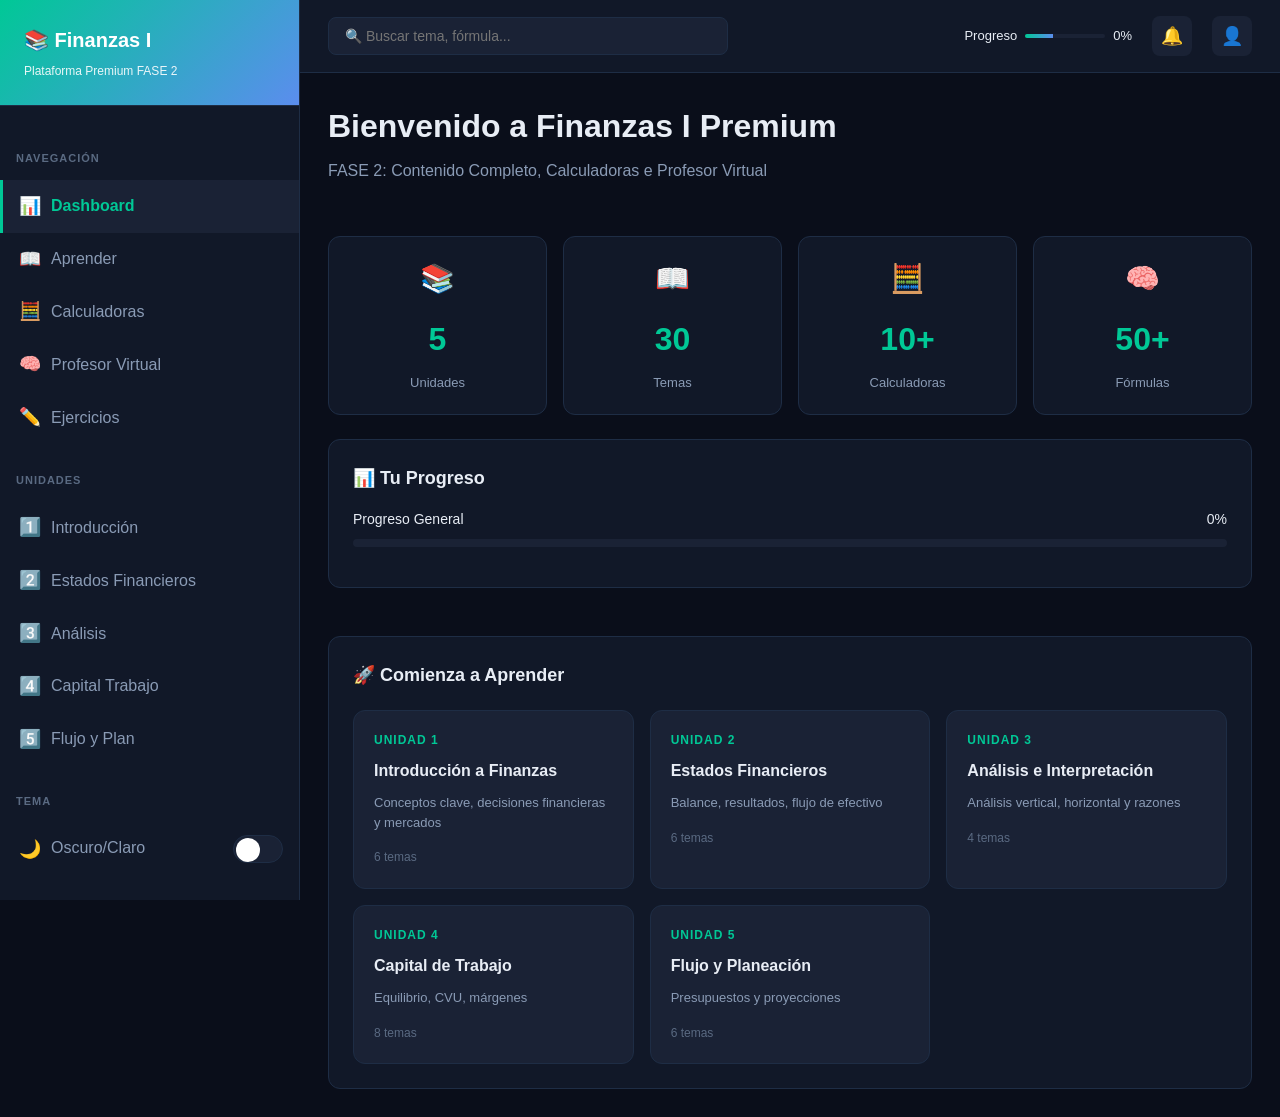
<file: app.html>
<!DOCTYPE html>
<html lang="es">
<head>
    <meta charset="UTF-8">
    <meta name="viewport" content="width=device-width, initial-scale=1.0">
    <title>Finanzas I - Plataforma Educativa Premium | FASE 2</title>
    <style>
        :root {
            --primary: #00c896;
            --primary-dark: #00a876;
            --secondary: #5b8dee;
            --accent: #f5a623;
            --danger: #ff6b6b;
            --success: #00c896;
            --warning: #ffd93d;
            --bg-dark: #0a0e1a;
            --bg-darker: #05070f;
            --surface: #111828;
            --surface-light: #1a2235;
            --border: #1e2d45;
            --border-light: #2a3a55;
            --text-primary: #e8edf5;
            --text-secondary: #8a9bb5;
            --text-tertiary: #5a6a82;
            --shadow-sm: 0 2px 8px rgba(0, 0, 0, 0.3);
            --shadow-md: 0 8px 24px rgba(0, 0, 0, 0.4);
            --shadow-lg: 0 16px 48px rgba(0, 0, 0, 0.5);
            --transition: all 0.3s cubic-bezier(0.4, 0, 0.2, 1);
        }

        [data-theme="light"] {
            --bg-dark: #f8f9fa;
            --bg-darker: #ffffff;
            --surface: #ffffff;
            --surface-light: #f0f2f5;
            --border: #e0e3e8;
            --border-light: #d0d5db;
            --text-primary: #1a202c;
            --text-secondary: #4a5568;
            --text-tertiary: #718096;
        }

        * {
            margin: 0;
            padding: 0;
            box-sizing: border-box;
        }

        html { scroll-behavior: smooth; }
        body {
            font-family: -apple-system, BlinkMacSystemFont, 'Segoe UI', 'Roboto', 'Oxygen', 'Ubuntu', sans-serif;
            background: var(--bg-dark);
            color: var(--text-primary);
            line-height: 1.6;
            overflow-x: hidden;
        }

        .app-container { display: flex; min-height: 100vh; background: var(--bg-dark); }

        .sidebar {
            width: 300px;
            background: var(--surface);
            border-right: 1px solid var(--border);
            overflow-y: auto;
            position: fixed;
            height: 100vh;
            z-index: 100;
            transition: var(--transition);
        }

        .sidebar-header {
            padding: 24px;
            border-bottom: 1px solid var(--border);
            background: linear-gradient(135deg, var(--primary) 0%, var(--secondary) 100%);
            color: white;
        }

        .sidebar-header h1 { font-size: 20px; font-weight: 700; margin-bottom: 6px; }
        .sidebar-header p { font-size: 12px; opacity: 0.9; }

        .sidebar-nav { padding: 16px 0; }
        .nav-section {
            padding: 12px 16px;
            font-size: 11px;
            font-weight: 600;
            text-transform: uppercase;
            color: var(--text-tertiary);
            letter-spacing: 1px;
            margin-top: 16px;
        }

        .nav-item {
            padding: 12px 16px;
            cursor: pointer;
            transition: var(--transition);
            display: flex;
            align-items: center;
            gap: 10px;
            color: var(--text-secondary);
            border-left: 3px solid transparent;
        }

        .nav-item:hover { background: var(--surface-light); color: var(--text-primary); }
        .nav-item.active {
            background: var(--surface-light);
            color: var(--primary);
            border-left-color: var(--primary);
            font-weight: 600;
        }

        .nav-icon { font-size: 18px; min-width: 20px; }

        .main-content {
            margin-left: 300px;
            flex: 1;
            display: flex;
            flex-direction: column;
        }

        .top-header {
            background: var(--surface);
            border-bottom: 1px solid var(--border);
            padding: 16px 28px;
            display: flex;
            justify-content: space-between;
            align-items: center;
            gap: 20px;
        }

        .header-left { display: flex; align-items: center; gap: 16px; flex: 1; }
        .search-box {
            flex: 1;
            max-width: 400px;
            background: var(--surface-light);
            border: 1px solid var(--border);
            padding: 10px 16px;
            border-radius: 8px;
            color: var(--text-primary);
            font-size: 14px;
            transition: var(--transition);
        }

        .search-box:focus {
            outline: none;
            border-color: var(--primary);
            box-shadow: 0 0 0 3px rgba(0, 200, 150, 0.1);
        }

        .header-right { display: flex; align-items: center; gap: 20px; }
        .progress-indicator { display: flex; align-items: center; gap: 8px; font-size: 13px; }
        .progress-bar { width: 80px; height: 4px; background: var(--surface-light); border-radius: 2px; overflow: hidden; }
        .progress-fill { height: 100%; background: linear-gradient(90deg, var(--primary), var(--secondary)); width: 35%; transition: var(--transition); }

        .btn-icon {
            width: 40px;
            height: 40px;
            border: none;
            background: var(--surface-light);
            border-radius: 8px;
            cursor: pointer;
            display: flex;
            align-items: center;
            justify-content: center;
            font-size: 18px;
            transition: var(--transition);
            color: var(--text-primary);
        }

        .btn-icon:hover { background: var(--border); }

        .content {
            flex: 1;
            overflow-y: auto;
            padding: 28px;
        }

        .dashboard { display: grid; gap: 24px; }
        .dashboard-header { margin-bottom: 28px; }
        .dashboard-header h1 { font-size: 32px; font-weight: 700; margin-bottom: 6px; }
        .dashboard-header p { color: var(--text-secondary); font-size: 16px; }

        .stats-grid {
            display: grid;
            grid-template-columns: repeat(auto-fit, minmax(200px, 1fr));
            gap: 16px;
        }

        .stat-card {
            background: var(--surface);
            border: 1px solid var(--border);
            border-radius: 12px;
            padding: 20px;
            text-align: center;
            transition: var(--transition);
        }

        .stat-card:hover {
            border-color: var(--primary);
            box-shadow: var(--shadow-md);
        }

        .stat-value { font-size: 32px; font-weight: 700; color: var(--primary); margin-bottom: 8px; }
        .stat-label { font-size: 13px; color: var(--text-secondary); font-weight: 500; }
        .stat-icon { font-size: 28px; margin-bottom: 12px; }

        .progress-section {
            background: var(--surface);
            border: 1px solid var(--border);
            border-radius: 12px;
            padding: 24px;
            margin-bottom: 24px;
        }

        .progress-section h2 { font-size: 18px; margin-bottom: 16px; }
        .progress-item { margin-bottom: 16px; }
        .progress-label {
            display: flex;
            justify-content: space-between;
            margin-bottom: 8px;
            font-size: 14px;
        }

        .progress-bar-large {
            width: 100%;
            height: 8px;
            background: var(--surface-light);
            border-radius: 4px;
            overflow: hidden;
        }

        .progress-fill-large {
            height: 100%;
            background: linear-gradient(90deg, var(--primary), var(--secondary));
            transition: var(--transition);
        }

        .learning-section {
            background: var(--surface);
            border: 1px solid var(--border);
            border-radius: 12px;
            padding: 24px;
        }

        .learning-section h2 { font-size: 18px; margin-bottom: 20px; }

        .units-grid {
            display: grid;
            grid-template-columns: repeat(auto-fill, minmax(280px, 1fr));
            gap: 16px;
        }

        .unit-card {
            background: var(--surface-light);
            border: 1px solid var(--border);
            border-radius: 12px;
            padding: 20px;
            cursor: pointer;
            transition: var(--transition);
        }

        .unit-card:hover {
            border-color: var(--primary);
            transform: translateY(-4px);
            box-shadow: var(--shadow-md);
        }

        .unit-number { font-size: 12px; font-weight: 600; color: var(--primary); text-transform: uppercase; letter-spacing: 1px; margin-bottom: 8px; }
        .unit-title { font-size: 16px; font-weight: 600; margin-bottom: 10px; }
        .unit-desc { font-size: 13px; color: var(--text-secondary); margin-bottom: 16px; line-height: 1.5; }
        .unit-meta { display: flex; justify-content: space-between; font-size: 12px; color: var(--text-tertiary); }

        .unit-detail { display: none; }
        .unit-detail.active { display: block; }

        .unit-header {
            margin-bottom: 28px;
            padding-bottom: 20px;
            border-bottom: 2px solid var(--border);
        }

        .unit-header h1 { font-size: 28px; margin-bottom: 8px; }
        .unit-header p { color: var(--text-secondary); font-size: 16px; }

        .topics-container { display: grid; gap: 12px; }

        .topic-item {
            background: var(--surface);
            border: 1px solid var(--border);
            border-radius: 10px;
            overflow: hidden;
            transition: var(--transition);
        }

        .topic-header {
            padding: 16px;
            cursor: pointer;
            display: flex;
            justify-content: space-between;
            align-items: center;
            user-select: none;
        }

        .topic-header:hover { background: var(--surface-light); }
        .topic-title { font-weight: 600; font-size: 15px; }
        .topic-toggle { font-size: 18px; transition: var(--transition); color: var(--text-secondary); }
        .topic-item.open .topic-toggle { transform: rotate(180deg); }

        .topic-content {
            max-height: 0;
            overflow: hidden;
            transition: max-height 0.3s ease;
            background: var(--surface-light);
            border-top: 1px solid var(--border);
        }

        .topic-item.open .topic-content { max-height: 5000px; }

        .topic-body {
            padding: 20px;
        }

        .topic-body h3 { font-size: 16px; margin-bottom: 12px; color: var(--primary); }
        .topic-body p { margin-bottom: 12px; line-height: 1.7; color: var(--text-secondary); }
        .topic-body ul { margin-left: 20px; margin-bottom: 12px; }
        .topic-body li { margin-bottom: 8px; color: var(--text-secondary); }

        .formula-box {
            background: var(--bg-dark);
            border-left: 4px solid var(--primary);
            padding: 16px;
            border-radius: 8px;
            margin: 16px 0;
            font-family: 'Courier New', monospace;
            overflow-x: auto;
        }

        .example-box {
            background: rgba(0, 200, 150, 0.1);
            border-left: 4px solid var(--primary);
            padding: 16px;
            border-radius: 8px;
            margin: 16px 0;
        }

        .example-box strong { color: var(--primary); }

        .case-box {
            background: rgba(91, 141, 238, 0.1);
            border-left: 4px solid var(--secondary);
            padding: 16px;
            border-radius: 8px;
            margin: 16px 0;
        }

        .calculator-container {
            background: var(--surface-light);
            border: 1px solid var(--border);
            padding: 20px;
            border-radius: 10px;
            margin: 20px 0;
        }

        .calc-input {
            margin-bottom: 12px;
        }

        .calc-input label {
            display: block;
            margin-bottom: 6px;
            font-size: 13px;
            font-weight: 600;
            color: var(--text-secondary);
        }

        .calc-input input {
            width: 100%;
            padding: 10px;
            background: var(--surface);
            border: 1px solid var(--border);
            border-radius: 6px;
            color: var(--text-primary);
            font-size: 14px;
        }

        .calc-input input:focus {
            outline: none;
            border-color: var(--primary);
            box-shadow: 0 0 0 3px rgba(0, 200, 150, 0.1);
        }

        .calc-result {
            background: var(--surface);
            border: 2px solid var(--primary);
            padding: 16px;
            border-radius: 8px;
            margin-top: 16px;
            text-align: center;
        }

        .calc-result-value {
            font-size: 24px;
            font-weight: 700;
            color: var(--primary);
            margin: 10px 0;
        }

        .btn-primary {
            background: linear-gradient(135deg, var(--primary), var(--primary-dark));
            color: white;
            border: none;
            padding: 10px 20px;
            border-radius: 8px;
            cursor: pointer;
            font-weight: 600;
            font-size: 14px;
            transition: var(--transition);
            display: inline-block;
            margin-top: 16px;
        }

        .btn-primary:hover {
            transform: translateY(-2px);
            box-shadow: var(--shadow-md);
        }

        .btn-small {
            background: var(--secondary);
            color: white;
            border: none;
            padding: 8px 16px;
            border-radius: 6px;
            cursor: pointer;
            font-weight: 600;
            font-size: 13px;
            transition: var(--transition);
            margin-right: 8px;
            margin-bottom: 8px;
        }

        .btn-small:hover {
            background: #4a7fd9;
        }

        .back-button {
            display: flex;
            align-items: center;
            gap: 8px;
            cursor: pointer;
            color: var(--primary);
            font-size: 14px;
            font-weight: 600;
            margin-bottom: 20px;
            transition: var(--transition);
        }

        .back-button:hover { gap: 12px; }

        .theme-toggle {
            position: relative;
            width: 50px;
            height: 28px;
        }

        .theme-toggle input { display: none; }
        .theme-label {
            display: block;
            width: 100%;
            height: 100%;
            background: var(--surface-light);
            border-radius: 14px;
            cursor: pointer;
            position: relative;
            border: 1px solid var(--border);
            transition: var(--transition);
        }

        .theme-label::after {
            content: '';
            position: absolute;
            width: 24px;
            height: 24px;
            background: white;
            border-radius: 12px;
            top: 2px;
            left: 2px;
            transition: var(--transition);
        }

        .theme-toggle input:checked + .theme-label { background: var(--primary); }
        .theme-toggle input:checked + .theme-label::after { left: 24px; }

        .view { display: none; }
        .view.active { display: block; }

        .table-responsive {
            overflow-x: auto;
            margin: 16px 0;
        }

        table {
            width: 100%;
            border-collapse: collapse;
            background: var(--surface-light);
        }

        th, td {
            padding: 12px;
            text-align: left;
            border-bottom: 1px solid var(--border);
        }

        th {
            background: var(--surface);
            font-weight: 600;
            color: var(--primary);
        }

        tr:hover { background: var(--surface); }

        @media (max-width: 768px) {
            .sidebar { width: 260px; }
            .main-content { margin-left: 260px; }
            .content { padding: 16px; }
            .stats-grid { grid-template-columns: repeat(2, 1fr); }
            .units-grid { grid-template-columns: 1fr; }
            .header-left { display: none; }
        }

        @media (max-width: 480px) {
            .sidebar { width: 100%; height: auto; position: relative; border-right: none; border-bottom: 1px solid var(--border); }
            .main-content { margin-left: 0; }
            .dashboard-header h1 { font-size: 24px; }
            .stats-grid { grid-template-columns: 1fr; }
        }

        ::-webkit-scrollbar { width: 8px; }
        ::-webkit-scrollbar-track { background: var(--bg-dark); }
        ::-webkit-scrollbar-thumb { background: var(--border); border-radius: 4px; }
        ::-webkit-scrollbar-thumb:hover { background: var(--border-light); }

        @keyframes slideInLeft {
            from {
                opacity: 0;
                transform: translateX(-20px);
            }
            to {
                opacity: 1;
                transform: translateX(0);
            }
        }

        .animate-in { animation: slideInLeft 0.3s ease-out; }

    </style>
</head>
<body data-theme="dark">
    <div class="app-container">
        <aside class="sidebar">
            <div class="sidebar-header">
                <h1>📚 Finanzas I</h1>
                <p>Plataforma Premium FASE 2</p>
            </div>

            <nav class="sidebar-nav">
                <div class="nav-section">Navegación</div>
                <div class="nav-item active" data-view="dashboard">
                    <span class="nav-icon">📊</span>
                    Dashboard
                </div>
                <div class="nav-item" data-view="learning">
                    <span class="nav-icon">📖</span>
                    Aprender
                </div>
                <div class="nav-item" data-view="calculators">
                    <span class="nav-icon">🧮</span>
                    Calculadoras
                </div>
                <div class="nav-item" data-view="formulas">
                    <span class="nav-icon">🧠</span>
                    Profesor Virtual
                </div>
                <div class="nav-item" data-view="exercises">
                    <span class="nav-icon">✏️</span>
                    Ejercicios
                </div>

                <div class="nav-section">Unidades</div>
                <div class="nav-item" data-unit="1">
                    <span class="nav-icon">1️⃣</span>
                    Introducción
                </div>
                <div class="nav-item" data-unit="2">
                    <span class="nav-icon">2️⃣</span>
                    Estados Financieros
                </div>
                <div class="nav-item" data-unit="3">
                    <span class="nav-icon">3️⃣</span>
                    Análisis
                </div>
                <div class="nav-item" data-unit="4">
                    <span class="nav-icon">4️⃣</span>
                    Capital Trabajo
                </div>
                <div class="nav-item" data-unit="5">
                    <span class="nav-icon">5️⃣</span>
                    Flujo y Plan
                </div>

                <div class="nav-section">Tema</div>
                <div class="nav-item" style="display: flex; justify-content: space-between;">
                    <span style="display: flex; gap: 10px;">
                        <span class="nav-icon">🌙</span>
                        Oscuro/Claro
                    </span>
                    <div class="theme-toggle">
                        <input type="checkbox" id="themeToggle">
                        <label for="themeToggle" class="theme-label"></label>
                    </div>
                </div>
            </nav>
        </aside>

        <div class="main-content">
            <header class="top-header">
                <div class="header-left">
                    <input type="text" class="search-box" placeholder="🔍 Buscar tema, fórmula...">
                </div>
                <div class="header-right">
                    <div class="progress-indicator">
                        <span>Progreso</span>
                        <div class="progress-bar">
                            <div class="progress-fill" id="progressFill"></div>
                        </div>
                        <span id="progressPercent">0%</span>
                    </div>
                    <button class="btn-icon" title="Notificaciones">🔔</button>
                    <button class="btn-icon" title="Perfil">👤</button>
                </div>
            </header>

            <div class="content">
                <!-- DASHBOARD -->
                <div id="dashboardView" class="view active">
                    <div class="dashboard">
                        <div class="dashboard-header">
                            <h1>Bienvenido a Finanzas I Premium</h1>
                            <p>FASE 2: Contenido Completo, Calculadoras e Profesor Virtual</p>
                        </div>

                        <div class="stats-grid">
                            <div class="stat-card">
                                <div class="stat-icon">📚</div>
                                <div class="stat-value">5</div>
                                <div class="stat-label">Unidades</div>
                            </div>
                            <div class="stat-card">
                                <div class="stat-icon">📖</div>
                                <div class="stat-value" id="topicsCount">30</div>
                                <div class="stat-label">Temas</div>
                            </div>
                            <div class="stat-card">
                                <div class="stat-icon">🧮</div>
                                <div class="stat-value">10+</div>
                                <div class="stat-label">Calculadoras</div>
                            </div>
                            <div class="stat-card">
                                <div class="stat-icon">🧠</div>
                                <div class="stat-value">50+</div>
                                <div class="stat-label">Fórmulas</div>
                            </div>
                        </div>

                        <div class="progress-section">
                            <h2>📊 Tu Progreso</h2>
                            <div class="progress-item">
                                <div class="progress-label">
                                    <span>Progreso General</span>
                                    <span id="generalProgress">0%</span>
                                </div>
                                <div class="progress-bar-large">
                                    <div class="progress-fill-large" id="generalProgressBar" style="width: 0%"></div>
                                </div>
                            </div>
                        </div>

                        <div class="learning-section">
                            <h2>🚀 Comienza a Aprender</h2>
                            <div class="units-grid">
                                <div class="unit-card" data-unit="1">
                                    <div class="unit-number">Unidad 1</div>
                                    <div class="unit-title">Introducción a Finanzas</div>
                                    <div class="unit-desc">Conceptos clave, decisiones financieras y mercados</div>
                                    <div class="unit-meta">
                                        <span>6 temas</span>
                                    </div>
                                </div>

                                <div class="unit-card" data-unit="2">
                                    <div class="unit-number">Unidad 2</div>
                                    <div class="unit-title">Estados Financieros</div>
                                    <div class="unit-desc">Balance, resultados, flujo de efectivo</div>
                                    <div class="unit-meta">
                                        <span>6 temas</span>
                                    </div>
                                </div>

                                <div class="unit-card" data-unit="3">
                                    <div class="unit-number">Unidad 3</div>
                                    <div class="unit-title">Análisis e Interpretación</div>
                                    <div class="unit-desc">Análisis vertical, horizontal y razones</div>
                                    <div class="unit-meta">
                                        <span>4 temas</span>
                                    </div>
                                </div>

                                <div class="unit-card" data-unit="4">
                                    <div class="unit-number">Unidad 4</div>
                                    <div class="unit-title">Capital de Trabajo</div>
                                    <div class="unit-desc">Equilibrio, CVU, márgenes</div>
                                    <div class="unit-meta">
                                        <span>8 temas</span>
                                    </div>
                                </div>

                                <div class="unit-card" data-unit="5">
                                    <div class="unit-number">Unidad 5</div>
                                    <div class="unit-title">Flujo y Planeación</div>
                                    <div class="unit-desc">Presupuestos y proyecciones</div>
                                    <div class="unit-meta">
                                        <span>6 temas</span>
                                    </div>
                                </div>
                            </div>
                        </div>
                    </div>
                </div>

                <!-- LEARNING VIEW -->
                <div id="learningView" class="view">
                    <div class="back-button">← Volver al Dashboard</div>
                    <div id="unitDetail"></div>
                </div>

                <!-- CALCULATORS VIEW -->
                <div id="calculatorsView" class="view">
                    <div class="dashboard-header">
                        <h1>🧮 Calculadoras Financieras</h1>
                        <p>Herramientas interactivas para resolver problemas reales</p>
                    </div>

                    <div id="calculatorsContent"></div>
                </div>

                <!-- FORMULAS VIEW -->
                <div id="formulasView" class="view">
                    <div class="dashboard-header">
                        <h1>🧠 Profesor Virtual de Fórmulas</h1>
                        <p>Explicaciones profundas de todas las fórmulas financieras</p>
                    </div>

                    <div id="formulasContent"></div>
                </div>

                <!-- EXERCISES VIEW -->
                <div id="exercisesView" class="view">
                    <div class="dashboard-header">
                        <h1>✏️ Ejercicios Prácticos</h1>
                        <p>Problemas resueltos con explicaciones paso a paso</p>
                    </div>
                    <div id="exercisesContent"></div>
                </div>
            </div>
        </div>
    </div>

    <script>
        // ============================================
        // APLICACIÓN PRINCIPAL
        // ============================================
        const app = {
            state: {
                currentView: 'dashboard',
                currentUnit: null,
                theme: localStorage.getItem('theme') || 'dark',
            },

            // CONTENIDO EXPANDIDO - UNIDAD 1
            units: {
                1: {
                    title: 'Unidad 1: Introducción a las Finanzas',
                    description: 'Conceptos fundamentales que todo administrador financiero debe conocer',
                    topics: [
                        {
                            title: '1.1 Definición de Finanzas y Decisiones del Administrador',
                            content: `
                                <h3>¿Qué son las Finanzas?</h3>
                                <p>Las finanzas son el arte y ciencia de <strong>gestionar dinero e inversiones</strong>. Se refieren a cómo individuos, empresas y gobiernos asignan recursos escasos a lo largo del tiempo, bajo condiciones de incertidumbre.</p>
                                
                                <h3>La Función del Administrador Financiero</h3>
                                <p>Un administrador financiero es responsable de tres decisiones críticas:</p>
                                <ul>
                                    <li><strong>Decisión de Inversión (Activos):</strong> ¿En qué invertir el dinero? ¿Comprar máquinas, terrenos, acciones?</li>
                                    <li><strong>Decisión de Financiamiento (Pasivos y Patrimonio):</strong> ¿De dónde conseguir dinero? ¿Préstamos, emisión de acciones, reinversión de ganancias?</li>
                                    <li><strong>Decisión de Dividendos:</strong> ¿Qué hacer con las ganancias? ¿Repartir a accionistas o reinvertir?</li>
                                </ul>

                                <h3>¿Por Qué es Importante?</h3>
                                <p>Una mala decisión financiera puede <strong>quebrar una empresa</strong>, incluso si vende mucho. Ejemplo: Una empresa que crece rápido pero no gestiona bien su efectivo puede quedarse sin dinero para pagar salarios y proveedores.</p>

                                <div class="example-box">
                                    <strong>Ejemplo Real:</strong> Blockbuster fue la empresa más grande de alquiler de películas, pero no invirtió en streaming digital. Netflix invirtió bien y hoy es gigante. Blockbuster quebró por mala decisión de inversión.
                                </div>

                                <h3>Diferencia entre Utilidad y Flujo de Efectivo</h3>
                                <p>Una empresa puede tener <strong>mucha utilidad contable</strong> pero <strong>sin dinero en efectivo</strong>:</p>
                                <ul>
                                    <li>Si das crédito a clientes: venden pero no reciben dinero inmediatamente</li>
                                    <li>Si compras inventario: dinero sale pero la venta es después</li>
                                    <li>Si hay depreciación: reduce utilidad pero no es gasto en efectivo</li>
                                </ul>

                                <div class="formula-box">
                                    Utilidad ≠ Efectivo
                                    <br>Una empresa puede ser rentable pero insolvente
                                </div>
                            `
                        },
                        {
                            title: '1.2 Función de Finanzas en la Administración',
                            content: `
                                <h3>Las Finanzas en el Contexto Empresarial</h3>
                                <p>Las finanzas no trabajan solas. Se relacionan con:</p>
                                <ul>
                                    <li><strong>Contabilidad:</strong> Registra transacciones. Las finanzas las analizan.</li>
                                    <li><strong>Operaciones:</strong> Las finanzas dicen cuánto dinero hay para producir.</li>
                                    <li><strong>Marketing:</strong> Las finanzas evalúan si una campaña es rentable.</li>
                                    <li><strong>Economía:</strong> Analiza cómo mercados globales afectan la empresa.</li>
                                </ul>

                                <h3>Objetivos Clave de la Administración Financiera</h3>
                                <p><strong>Objetivo Principal:</strong> Maximizar el valor de la empresa para los accionistas.</p>
                                <p><strong>Otros Objetivos:</strong></p>
                                <ul>
                                    <li>Garantizar liquidez (tener dinero cuando se necesita)</li>
                                    <li>Maximizar rentabilidad</li>
                                    <li>Minimizar riesgo</li>
                                    <li>Cumplir obligaciones legales y fiscales</li>
                                    <li>Responsabilidad social</li>
                                </ul>

                                <h3>El Triángulo Financiero</h3>
                                <div class="formula-box">
                                    Rentabilidad vs Riesgo vs Liquidez
                                    <br>
                                    <br>No puedes tener los tres al máximo. Debes balancearlos.
                                </div>

                                <div class="case-box">
                                    <strong>Ejemplo Empresarial:</strong> Una empresa de software debe decidir si invierte en desarrollo de nuevo producto (riesgoso pero potencialmente muy rentable) o mantiene dinero en caja (seguro pero bajo retorno). Las finanzas ayudan a decidir el balance correcto.
                                </div>
                            `
                        },
                        {
                            title: '1.3 Formas Legales de Organización Empresarial',
                            content: `
                                <h3>Estructura Jurídica y Finanzas</h3>
                                <p>La forma legal de la empresa afecta directamente sus decisiones financieras:</p>

                                <div class="table-responsive">
                                    <table>
                                        <tr>
                                            <th>Tipo</th>
                                            <th>Características</th>
                                            <th>Implicación Financiera</th>
                                        </tr>
                                        <tr>
                                            <td><strong>Empresa Individual</strong></td>
                                            <td>Un solo dueño</td>
                                            <td>Responsabilidad ilimitada, difícil conseguir crédito</td>
                                        </tr>
                                        <tr>
                                            <td><strong>Sociedad</strong></td>
                                            <td>Dos o más dueños</td>
                                            <td>Comparten responsabilidad y ganancias</td>
                                        </tr>
                                        <tr>
                                            <td><strong>Sociedad Anónima (S.A.)</strong></td>
                                            <td>Accionistas, responsabilidad limitada</td>
                                            <td>Pueden cotizar en bolsa, emisión de acciones</td>
                                        </tr>
                                        <tr>
                                            <td><strong>Cooperativa</strong></td>
                                            <td>Miembros iguales</td>
                                            <td>Distribución equitativa de ganancias</td>
                                        </tr>
                                    </table>
                                </div>

                                <h3>¿Por Qué Importa?</h3>
                                <ul>
                                    <li><strong>Acceso a crédito:</strong> Bancos prefieren S.A. sobre empresas individuales</li>
                                    <li><strong>Impuestos:</strong> Cada estructura tiene ventajas fiscales diferentes</li>
                                    <li><strong>Gobierno corporativo:</strong> S.A. debe reportar a junta directiva</li>
                                    <li><strong>Apalancamiento:</strong> S.A. puede emitir acciones y bonos</li>
                                </ul>
                            `
                        },
                        {
                            title: '1.4 Objetivos y Metas de la Administración Financiera',
                            content: `
                                <h3>Objetivo Primario: Maximizar Valor</h3>
                                <p>El objetivo central es <strong>aumentar el valor de la empresa</strong> para que los accionistas tengan mayor patrimonio.</p>

                                <div class="formula-box">
                                    Valor de la Empresa = Valor Presente de Flujos Futuros
                                </div>

                                <h3>¿Cómo se Mide el Valor?</h3>
                                <ul>
                                    <li><strong>Precio de la acción:</strong> En empresas cotizadas</li>
                                    <li><strong>Patrimonio:</strong> Activos - Pasivos</li>
                                    <li><strong>Múltiplos:</strong> Veces que gana (P/E ratio)</li>
                                </ul>

                                <h3>Conflicto de Intereses (Relación con Propietarios)</h3>
                                <p>Los administradores (gerentes) pueden tener intereses diferentes a los accionistas (dueños):</p>

                                <div class="case-box">
                                    <strong>Problema de Agencia:</strong> Un gerente puede gastar dinero en oficina lujosa (beneficio personal) en lugar de invertir en tecnología (beneficia a accionistas). Las finanzas deben alinear estos incentivos.
                                </div>

                                <h3>Metas Financieras Clave</h3>
                                <ul>
                                    <li>Crecimiento de ganancias (aumentar EPS - Earnings Per Share)</li>
                                    <li>Retorno sobre inversión (ROI)</li>
                                    <li>Estabilidad financiera</li>
                                    <li>Sostenibilidad a largo plazo</li>
                                </ul>
                            `
                        },
                        {
                            title: '1.5 Regulaciones, Instituciones y Mercados Financieros',
                            content: `
                                <h3>Marco Regulatorio</h3>
                                <p>Las empresas operan dentro de un marco legal que incluye:</p>
                                <ul>
                                    <li><strong>Banco Central:</strong> Controla tasa de interés, inflación</li>
                                    <li><strong>SUGEF (Superintendencia):</strong> Supervisa sistema financiero</li>
                                    <li><strong>Bolsa Nacional:</strong> Regula mercado de valores</li>
                                    <li><strong>Impuestos:</strong> DGI controla cumplimiento fiscal</li>
                                    <li><strong>Ley de Valores:</strong> Protege inversionistas</li>
                                </ul>

                                <h3>Instituciones Financieras Clave</h3>
                                <div class="table-responsive">
                                    <table>
                                        <tr>
                                            <th>Institución</th>
                                            <th>Función</th>
                                        </tr>
                                        <tr>
                                            <td><strong>Bancos Comerciales</strong></td>
                                            <td>Aceptan depósitos, otorgan créditos</td>
                                        </tr>
                                        <tr>
                                            <td><strong>Bolsa de Valores</strong></td>
                                            <td>Intercambio de acciones y bonos</td>
                                        </tr>
                                        <tr>
                                            <td><strong>Fondos de Pensiones</strong></td>
                                            <td>Administran ahorros para jubilación</td>
                                        </tr>
                                        <tr>
                                            <td><strong>Seguros</strong></td>
                                            <td>Protegen contra riesgos</td>
                                        </tr>
                                    </table>
                                </div>

                                <h3>Importancia para Empresas</h3>
                                <p>Una empresa bien regulada:</p>
                                <ul>
                                    <li>Tiene acceso a más fuentes de financiamiento</li>
                                    <li>Los inversionistas confían más</li>
                                    <li>Puede cotizar en bolsa</li>
                                    <li>Accede a crédito a mejor tasa</li>
                                </ul>
                            `
                        },
                        {
                            title: '1.6 Función del Mercado del Dinero',
                            content: `
                                <h3>Mercado del Dinero vs Mercado de Capitales</h3>

                                <div class="table-responsive">
                                    <table>
                                        <tr>
                                            <th>Aspecto</th>
                                            <th>Mercado del Dinero</th>
                                            <th>Mercado de Capitales</th>
                                        </tr>
                                        <tr>
                                            <td><strong>Plazo</strong></td>
                                            <td>Corto plazo (< 1 año)</td>
                                            <td>Largo plazo (> 1 año)</td>
                                        </tr>
                                        <tr>
                                            <td><strong>Instrumentos</strong></td>
                                            <td>Certificados, letras, repos</td>
                                            <td>Acciones, bonos, hipotecas</td>
                                        </tr>
                                        <tr>
                                            <td><strong>Riesgo</strong></td>
                                            <td>Bajo</td>
                                            <td>Alto</td>
                                        </tr>
                                        <tr>
                                            <td><strong>Retorno</strong></td>
                                            <td>Bajo</td>
                                            <td>Alto</td>
                                        </tr>
                                        <tr>
                                            <td><strong>Liquidez</strong></td>
                                            <td>Alta (rápido convertir a dinero)</td>
                                            <td>Media</td>
                                        </tr>
                                    </table>
                                </div>

                                <h3>¿Por Qué Existen Ambos?</h3>
                                <p><strong>Empresas necesitan dinero para:</strong></p>
                                <ul>
                                    <li>Corto plazo: Pagar proveedores, nómina (Mercado del Dinero)</li>
                                    <li>Largo plazo: Comprar máquinas, expandirse (Mercado de Capitales)</li>
                                </ul>

                                <div class="formula-box">
                                    Tasa de Interés en Mercado del Dinero < Tasa en Mercado de Capitales
                                    <br><br>
                                    Porque menor riesgo = menor retorno requerido
                                </div>

                                <div class="example-box">
                                    <strong>Ejemplo Práctico:</strong>
                                    <br>- Empresa necesita ₡5M para pagar nómina en 2 meses → Mercado del Dinero (baja tasa)
                                    <br>- Empresa necesita ₡100M para construir fábrica nueva → Mercado de Capitales (emitir bonos o acciones)
                                </div>

                                <h3>Operación Básica</h3>
                                <p><strong>Relación de Oferta y Demanda:</strong></p>
                                <ul>
                                    <li><strong>Ofertantes:</strong> Personas y empresas con dinero extra (quieren invertir)</li>
                                    <li><strong>Demandantes:</strong> Empresas y gobiernos que necesitan dinero</li>
                                    <li><strong>Precio:</strong> Tasa de interés (costo del dinero)</li>
                                </ul>

                                <p><strong>Si hay más demanda que oferta:</strong> Tasas suben (dinero caro)</p>
                                <p><strong>Si hay más oferta que demanda:</strong> Tasas bajan (dinero barato)</p>
                            `
                        }
                    ]
                },

                2: {
                    title: 'Unidad 2: Estados Financieros',
                    description: 'Los reportes que muestran la salud financiera de una empresa',
                    topics: [
                        {
                            title: '2.1 Estado de Situación Financiera (Balance)',
                            content: `
                                <h3>¿Qué es el Balance General?</h3>
                                <p>El Balance General (Estado de Situación Financiera) es como una <strong>fotografía financiera</strong> de la empresa en un momento específico. Muestra qué tiene, qué debe, y qué es de los dueños.</p>

                                <div class="formula-box">
                                    ACTIVO = PASIVO + PATRIMONIO
                                    <br><br>
                                    Lo que tiene = Lo que debe + Lo que es de los dueños
                                </div>

                                <h3>Componentes del Balance</h3>

                                <p><strong>ACTIVO (¿Qué tiene la empresa?)</strong></p>
                                <ul>
                                    <li><strong>Activo Corriente:</strong> Dinero e inversiones que se convertirán en dinero en < 1 año</li>
                                    <li>Caja y bancos</li>
                                    <li>Cuentas por cobrar (clientes que deben)</li>
                                    <li>Inventario (productos para vender)</li>
                                    <li><strong>Activo No Corriente:</strong> Inversiones a largo plazo</li>
                                    <li>Inmuebles, maquinaria</li>
                                    <li>Marcas, patentes</li>
                                    <li>Inversiones en otras empresas</li>
                                </ul>

                                <p><strong>PASIVO (¿Qué debe la empresa?)</strong></p>
                                <ul>
                                    <li><strong>Pasivo Corriente:</strong> Deudas que vencen en < 1 año</li>
                                    <li>Cuentas por pagar (a proveedores)</li>
                                    <li>Préstamos corto plazo</li>
                                    <li>Impuestos por pagar</li>
                                    <li><strong>Pasivo No Corriente:</strong> Deudas a largo plazo</li>
                                    <li>Bonos (deuda en bolsa)</li>
                                    <li>Hipotecas</li>
                                    <li>Pensiones por pagar</li>
                                </ul>

                                <p><strong>PATRIMONIO (¿Qué es de los dueños?)</strong></p>
                                <ul>
                                    <li>Capital pagado (dinero que invirtieron los accionistas)</li>
                                    <li>Ganancias retenidas (utilidades no repartidas)</li>
                                    <li>Reservas (dinero apartado para emergencias)</li>
                                </ul>

                                <div class="example-box">
                                    <strong>Ejemplo Concreto - Empresa "TechCR" S.A.:</strong>
                                    <br><br>
                                    <strong>ACTIVO: ₡2,000,000</strong>
                                    <ul>
                                        <li>Caja: ₡200,000</li>
                                        <li>Cuentas por cobrar: ₡300,000</li>
                                        <li>Inventario: ₡400,000</li>
                                        <li>Máquinas y equipos: ₡700,000</li>
                                        <li>Edificio: ₡400,000</li>
                                    </ul>

                                    <strong>PASIVO: ₡800,000</strong>
                                    <ul>
                                        <li>Cuentas por pagar: ₡250,000</li>
                                        <li>Préstamo bancario corto plazo: ₡150,000</li>
                                        <li>Bonos a largo plazo: ₡400,000</li>
                                    </ul>

                                    <strong>PATRIMONIO: ₡1,200,000</strong>
                                    <ul>
                                        <li>Capital pagado: ₡1,000,000</li>
                                        <li>Ganancias retenidas: ₡200,000</li>
                                    </ul>

                                    <strong>Verificación: ₡2,000,000 = ₡800,000 + ₡1,200,000 ✓</strong>
                                </div>

                                <h3>¿Qué Nos Dice el Balance?</h3>
                                <ul>
                                    <li><strong>Patrimonio > 0:</strong> Empresa vale algo, es solvente</li>
                                    <li><strong>Patrimonio = 0:</strong> Todo es deuda, sin valor propio</li>
                                    <li><strong>Patrimonio < 0:</strong> INSOLVENCIA crítica, debe más de lo que tiene</li>
                                    <li><strong>Activos > Pasivos:</strong> Empresa tiene margen de seguridad</li>
                                    <li><strong>Mucha deuda a largo plazo:</strong> Compromisos futuros grandes</li>
                                </ul>
                            `
                        },
                        {
                            title: '2.2 Estado de Resultados',
                            content: `
                                <h3>¿Qué es el Estado de Resultados?</h3>
                                <p>Es una <strong>película financiera</strong> de lo que pasó durante un período (generalmente 1 año). Muestra si ganamos o perdimos dinero.</p>

                                <div class="formula-box">
                                    UTILIDAD NETA = VENTAS - COSTOS - GASTOS - IMPUESTOS
                                </div>

                                <h3>Componentes Paso a Paso</h3>

                                <p><strong>1. INGRESOS POR VENTAS</strong></p>
                                <p>Dinero que entra por vender productos o servicios.</p>
                                <p>Ejemplo: Vendimos ₡1,000,000 en servicios de consultoría</p>

                                <p><strong>2. (-) COSTOS DE VENTAS</strong></p>
                                <p>Gastos directos para producir lo que vendemos.</p>
                                <ul>
                                    <li>Materias primas</li>
                                    <li>Mano de obra de producción</li>
                                    <li>Energía de fábrica</li>
                                </ul>
                                <p>Ejemplo: Costó ₡600,000 hacer los servicios</p>

                                <p><strong>= MARGEN BRUTO</strong></p>
                                <p>Ejemplo: ₡1,000,000 - ₡600,000 = ₡400,000</p>
                                <p><em>De cada ₡100 vendidos, ₡40 es margen bruto</em></p>

                                <p><strong>3. (-) GASTOS OPERACIONALES</strong></p>
                                <p>Gastos necesarios para funcionar (pero no directos).</p>
                                <ul>
                                    <li>Sueldos administrativos</li>
                                    <li>Arriendo</li>
                                    <li>Servicios (agua, luz, internet)</li>
                                    <li>Marketing</li>
                                    <li>Seguros</li>
                                    <li>Depreciación</li>
                                </ul>
                                <p>Ejemplo: ₡150,000</p>

                                <p><strong>= GANANCIA DE OPERACIÓN</strong></p>
                                <p>Ejemplo: ₡400,000 - ₡150,000 = ₡250,000</p>

                                <p><strong>4. (+/-) OTROS INGRESOS Y GASTOS</strong></p>
                                <ul>
                                    <li>Intereses ganados (si tenemos dinero en banco)</li>
                                    <li>Intereses pagados (si debemos)</li>
                                    <li>Ganancias por venta de activos</li>
                                    <li>Pérdidas por cambio de moneda</li>
                                </ul>

                                <p><strong>= GANANCIA ANTES DE IMPUESTOS</strong></p>

                                <p><strong>5. (-) IMPUESTO SOBRE LA RENTA</strong></p>
                                <p>El gobierno se lleva un porcentaje.</p>
                                <p>En Costa Rica típicamente 10-37% dependiendo del nivel de ganancia.</p>
                                <p>Ejemplo: ₡70,000 (25%)</p>

                                <p><strong>= UTILIDAD NETA (LA GANANCIA FINAL)</strong></p>
                                <p>Ejemplo: ₡250,000 - ₡70,000 = ₡180,000</p>

                                <div class="example-box">
                                    <strong>Estado de Resultados Completo - Empresa "MegaTienda"</strong>
                                    <br><br>
                                    Ventas totales: ₡5,000,000<br>
                                    (-) Costo de ventas: (₡2,500,000)<br>
                                    <strong>= Margen Bruto: ₡2,500,000 (50%)</strong><br>
                                    <br>
                                    (-) Gastos operacionales: (₡1,000,000)<br>
                                    <strong>= Ganancia de operación: ₡1,500,000</strong><br>
                                    <br>
                                    (-) Intereses pagados: (₡100,000)<br>
                                    <strong>= Ganancia antes de impuestos: ₡1,400,000</strong><br>
                                    <br>
                                    (-) Impuesto sobre renta (25%): (₡350,000)<br>
                                    <br>
                                    <strong>= UTILIDAD NETA: ₡1,050,000</strong><br>
                                    <br>
                                    <em>La empresa ganó ₡1.05M en el año</em>
                                </div>

                                <h3>Interpretación</h3>
                                <ul>
                                    <li><strong>Margen bruto bajo (< 30%):</strong> Costos de producción muy altos</li>
                                    <li><strong>Margen operacional bajo (< 10%):</strong> Gastos administrativos muy altos</li>
                                    <li><strong>Utilidad neta muy baja vs ventas:</strong> Después de impuestos queda poco</li>
                                    <li><strong>Tendencia a la baja:</strong> Rentabilidad está disminuyendo</li>
                                </ul>
                            `
                        }
                    ]
                },

                3: {
                    title: 'Unidad 3: Análisis e Interpretación de Estados',
                    description: 'Herramientas para analizar y comparar información financiera',
                    topics: [
                        {
                            title: '3.1 Análisis Vertical y Horizontal',
                            content: `<h3>Análisis Vertical</h3><p>Compara cada línea como % de un total (mismo período).</p>`
                        },
                        {
                            title: '3.2 Razones Financieras',
                            content: `<h3>Indicadores Clave</h3><p>Razones que miden liquidez, rentabilidad y eficiencia.</p>`
                        },
                        {
                            title: '3.3 Método DuPont',
                            content: `<h3>Descomposición de Rentabilidad</h3><p>ROE = Margen × Rotación × Apalancamiento</p>`
                        },
                        {
                            title: '3.4 Comparación Empresarial',
                            content: `<h3>Benchmarking</h3><p>Comparar con competencia para evaluar posición.</p>`
                        }
                    ]
                },

                4: {
                    title: 'Unidad 4: Capital de Trabajo',
                    description: 'Administración de recursos a corto plazo',
                    topics: [
                        {
                            title: '4.1 Punto de Equilibrio',
                            content: `<h3>Cantidad Mínima para Vender</h3><p>Unidades necesarias para que la ganancia sea cero.</p>`
                        },
                        {
                            title: '4.2 Análisis CVU',
                            content: `<h3>Costo-Volumen-Utilidad</h3><p>Relación entre costos, volumen y ganancias.</p>`
                        },
                        {
                            title: '4.3 Márgenes de Contribución',
                            content: `<h3>Margen por Unidad</h3><p>Lo que cada venta contribuye a cubrir costos fijos.</p>`
                        },
                        {
                            title: '4.4 Apalancamiento Operativo',
                            content: `<h3>Amplificación de Ganancias</h3><p>Mide sensibilidad de utilidades a cambios en ventas.</p>`
                        }
                    ]
                },

                5: {
                    title: 'Unidad 5: Flujo de Caja y Planeación',
                    description: 'Proyección y planificación del futuro',
                    topics: [
                        {
                            title: '5.1 Flujo de Caja',
                            content: `<h3>Efectivo Real</h3><p>Proyección de entradas y salidas reales de dinero.</p>`
                        },
                        {
                            title: '5.2 Presupuestos',
                            content: `<h3>Planeación Detallada</h3><p>Presupuestos de ventas, costos y caja.</p>`
                        },
                        {
                            title: '5.3 Estados Proforma',
                            content: `<h3>Proyecciones</h3><p>Cómo se vería bajo diferentes escenarios.</p>`
                        }
                    ]
                }
            },

            // CALCULADORAS
            calculators: [
                {
                    name: 'Razón Corriente',
                    formula: 'Activo Corriente ÷ Pasivo Corriente',
                    inputs: [
                        { label: 'Activo Corriente (₡)', id: 'ac' },
                        { label: 'Pasivo Corriente (₡)', id: 'pc' }
                    ],
                    calculate: (vals) => (vals.ac / vals.pc).toFixed(2),
                    interpret: (result) => result > 1.5 ? 'Buena liquidez' : result > 1 ? 'Liquidez aceptable' : 'Problemas de liquidez'
                },
                {
                    name: 'Margen de Beneficio',
                    formula: '(Utilidad ÷ Ventas) × 100',
                    inputs: [
                        { label: 'Utilidad Neta (₡)', id: 'un' },
                        { label: 'Ventas Totales (₡)', id: 'vt' }
                    ],
                    calculate: (vals) => ((vals.un / vals.vt) * 100).toFixed(2) + '%',
                    interpret: (result) => 'Margen: ' + result
                },
                {
                    name: 'Punto de Equilibrio',
                    formula: 'Costos Fijos ÷ Margen de Contribución Unitario',
                    inputs: [
                        { label: 'Costos Fijos (₡)', id: 'cf' },
                        { label: 'Precio Unitario (₡)', id: 'pu' },
                        { label: 'Costo Variable Unitario (₡)', id: 'cvu' }
                    ],
                    calculate: (vals) => Math.round(vals.cf / (vals.pu - vals.cvu)),
                    interpret: (result) => 'Vender ' + result + ' unidades'
                },
                {
                    name: 'ROA',
                    formula: '(Utilidad ÷ Activo Total) × 100',
                    inputs: [
                        { label: 'Utilidad Neta (₡)', id: 'un2' },
                        { label: 'Activo Total (₡)', id: 'at' }
                    ],
                    calculate: (vals) => ((vals.un2 / vals.at) * 100).toFixed(2) + '%',
                    interpret: (result) => 'Retorno sobre activos: ' + result
                },
                {
                    name: 'Razón de Endeudamiento',
                    formula: '(Pasivo Total ÷ Activo Total) × 100',
                    inputs: [
                        { label: 'Pasivo Total (₡)', id: 'pt' },
                        { label: 'Activo Total (₡)', id: 'at2' }
                    ],
                    calculate: (vals) => ((vals.pt / vals.at2) * 100).toFixed(2) + '%',
                    interpret: (result) => result + ' de la empresa es deuda'
                }
            ],

            // FÓRMULAS PROFESIONALES
            formulas: [
                {
                    name: 'Activo = Pasivo + Patrimonio',
                    explanation: 'La ecuación fundamental de la contabilidad. Todo lo que una empresa posee fue financiado con deuda o dinero propio.',
                    whenToUse: 'Siempre. Es la base de todo análisis financiero.',
                    example: 'Si tienes ₡100M en activos y ₡40M en deuda, tu patrimonio es ₡60M.'
                },
                {
                    name: 'Utilidad = Ventas - Costos - Gastos',
                    explanation: 'La ganancia que queda después de pagar todo.',
                    whenToUse: 'Cuando quieres saber si la empresa ganó o perdió dinero.',
                    example: 'Ventas ₡500k - Costos ₡300k - Gastos ₡100k = Utilidad ₡100k'
                },
                {
                    name: 'Razón Corriente = AC ÷ PC',
                    explanation: 'Mide si la empresa puede pagar sus deudas corto plazo.',
                    whenToUse: 'Para evaluar liquidez y solvencia inmediata.',
                    example: 'Si tienes ₡150M en activo corriente y ₡100M en pasivo corriente, tu razón es 1.5 (buena).'
                },
                {
                    name: 'Margen de Beneficio = (Utilidad ÷ Ventas) × 100',
                    explanation: 'De cada ₡100 vendidos, cuántos son ganancia.',
                    whenToUse: 'Para comparar rentabilidad entre empresas o períodos.',
                    example: 'Si ganas ₡20 de cada ₡100 vendidos, tu margen es 20%.'
                },
                {
                    name: 'Punto de Equilibrio = CF ÷ MCU',
                    explanation: 'Cantidad mínima a vender para no quebrar.',
                    whenToUse: 'Antes de abrir un negocio o lanzar un producto.',
                    example: 'Gastos fijos ₡10M, margen por unidad ₡2k → PE = 5,000 unidades'
                },
                {
                    name: 'ROA = (Utilidad ÷ Activo Total) × 100',
                    explanation: 'Retorno que genera cada peso invertido en activos.',
                    whenToUse: 'Para medir eficiencia en uso de recursos.',
                    example: 'Utilidad ₡50M, Activos ₡500M → ROA = 10%'
                }
            ],

            // EJERCICIOS CON SOLUCIONES
            exercises: [
                {
                    unit: 1,
                    difficulty: 'básico',
                    question: '¿Cuál es la diferencia fundamental entre una empresa individual y una Sociedad Anónima en términos financieros?',
                    solution: `La principal diferencia es la <strong>responsabilidad sobre deudas</strong>:
                    <ul>
                        <li><strong>Empresa Individual:</strong> El dueño tiene responsabilidad ILIMITADA. Si la empresa debe ₡50M y solo tiene ₡20M, el dueño debe pagar los ₡30M restantes con su patrimonio personal.</li>
                        <li><strong>Sociedad Anónima:</strong> Los accionistas tienen responsabilidad LIMITADA. Solo pierden lo que invirtieron. Si la empresa quiebra, el accionista no pierde más que su inversión inicial.</li>
                    </ul>
                    <strong>Implicación financiera:</strong> Las S.A. pueden acceder a créditos más fácilmente porque los bancos saben que pueden controlar el riesgo.`
                },
                {
                    unit: 1,
                    difficulty: 'intermedio',
                    question: 'Una empresa tiene que elegir entre: (A) Invertir ₡100M en Mercado del Dinero a 4% anual, o (B) Invertir ₡100M en acciones con riesgo alto pero retorno esperado de 15%. ¿Cuál debería elegir y por qué?',
                    solution: `No hay una respuesta única. Depende de:
                    <br><br>
                    <strong>Opción A (Mercado del Dinero):</strong>
                    <ul>
                        <li>✅ Seguro: Ganancia garantizada de ₡4M/año</li>
                        <li>✅ Acceso rápido al dinero (líquido)</li>
                        <li>❌ Retorno muy bajo</li>
                    </ul>
                    <br>
                    <strong>Opción B (Mercado de Capitales):</strong>
                    <ul>
                        <li>✅ Retorno alto: ₡15M/año esperados</li>
                        <li>❌ Riesgoso: Podría perder dinero si mercado cae</li>
                        <li>❌ Dinero atrapado en acciones</li>
                    </ul>
                    <br>
                    <strong>Decisión correcta:</strong> Depende de los objetivos de la empresa:
                    <ul>
                        <li>Si necesita dinero en corto plazo → Opción A</li>
                        <li>Si puede esperar 5+ años y tolera riesgo → Opción B</li>
                        <li>Lo ideal: Mezcla de ambas (diversificar)</li>
                    </ul>`
                },
                {
                    unit: 2,
                    difficulty: 'básico',
                    question: 'Completa el Balance General de "TechStart S.A.":\n\nActivos:\n- Caja: ₡50,000\n- Cuentas por cobrar: ₡80,000\n- Máquinas: ₡200,000\n- TOTAL ACTIVOS: ???\n\nPasivos:\n- Cuentas por pagar: ₡60,000\n- Préstamo bancario: ₡150,000\n\nPatrimonio:\n- Capital: ₡200,000\n- Ganancias retenidas: ???\n\n¿Cuál es el Total de Pasivos + Patrimonio?',
                    solution: `<strong>Paso 1: Calcular Total de Activos</strong>
                    <div class="formula-box">
                        Total Activos = ₡50,000 + ₡80,000 + ₡200,000 = <strong>₡330,000</strong>
                    </div>
                    
                    <strong>Paso 2: Calcular Total de Pasivos</strong>
                    <div class="formula-box">
                        Total Pasivos = ₡60,000 + ₡150,000 = <strong>₡210,000</strong>
                    </div>
                    
                    <strong>Paso 3: Usar la ecuación fundamental</strong>
                    <div class="formula-box">
                        ACTIVOS = PASIVOS + PATRIMONIO<br>
                        ₡330,000 = ₡210,000 + PATRIMONIO<br>
                        PATRIMONIO = ₡330,000 - ₡210,000 = <strong>₡120,000</strong>
                    </div>
                    
                    <strong>Paso 4: Calcular Ganancias Retenidas</strong>
                    <div class="formula-box">
                        Patrimonio = Capital + Ganancias Retenidas<br>
                        ₡120,000 = ₡200,000 + Ganancias Retenidas<br>
                        Ganancias Retenidas = ₡120,000 - ₡200,000 = <strong>-₡80,000</strong>
                    </div>
                    
                    <strong>⚠️ Interpretación:</strong> Las ganancias retenidas son negativas. Esto significa que la empresa ha acumulado pérdidas o ha distribuido más dividendos de lo que ha ganado. ¡Necesita mejorar su rentabilidad!`
                },
                {
                    unit: 2,
                    difficulty: 'intermedio',
                    question: 'La empresa "MegaCafé" tiene el siguiente Estado de Resultados:\n\nVentas: ₡1,000,000\nCosto de Ventas: ₡600,000\nGastos Operacionales: ₡250,000\nIntereses pagados: ₡30,000\nImpuesto sobre renta (25%): ???\n\nCalcula:\n1. Margen Bruto\n2. Ganancia Operacional\n3. Ganancia antes de impuestos\n4. Impuesto sobre renta\n5. Utilidad Neta\n6. Margen Neto (%)',
                    solution: `<strong>1. Margen Bruto</strong>
                    <div class="formula-box">
                        = Ventas - Costo de Ventas<br>
                        = ₡1,000,000 - ₡600,000<br>
                        = <strong>₡400,000</strong>
                    </div>
                    
                    <strong>2. Ganancia Operacional</strong>
                    <div class="formula-box">
                        = Margen Bruto - Gastos Operacionales<br>
                        = ₡400,000 - ₡250,000<br>
                        = <strong>₡150,000</strong>
                    </div>
                    
                    <strong>3. Ganancia Antes de Impuestos</strong>
                    <div class="formula-box">
                        = Ganancia Operacional - Intereses<br>
                        = ₡150,000 - ₡30,000<br>
                        = <strong>₡120,000</strong>
                    </div>
                    
                    <strong>4. Impuesto Sobre Renta</strong>
                    <div class="formula-box">
                        = ₡120,000 × 25% = <strong>₡30,000</strong>
                    </div>
                    
                    <strong>5. Utilidad Neta</strong>
                    <div class="formula-box">
                        = Ganancia Antes de Impuestos - Impuestos<br>
                        = ₡120,000 - ₡30,000<br>
                        = <strong>₡90,000</strong>
                    </div>
                    
                    <strong>6. Margen Neto</strong>
                    <div class="formula-box">
                        = (Utilidad Neta ÷ Ventas) × 100<br>
                        = (₡90,000 ÷ ₡1,000,000) × 100<br>
                        = <strong>9%</strong>
                    </div>
                    
                    <strong>📊 Análisis:</strong> De cada ₡100 vendidos, la empresa gana ₡9 netos. Es una ganancia modesta pero razonable. El margen bruto de 40% es bueno, pero los gastos operacionales (25% de ventas) son altos.`
                },
                {
                    unit: 2,
                    difficulty: 'avanzado',
                    question: 'Se presenta información de dos empresas de software. Analiza cuál es más saludable financieramente:\n\n<strong>Empresa A "FastCode":</strong>\nActivos: ₡500M | Pasivos: ₡400M | Patrimonio: ₡100M\nVentas anuales: ₡300M | Utilidad Neta: ₡15M\n\n<strong>Empresa B "SlowTech":</strong>\nActivos: ₡200M | Pasivos: ₡50M | Patrimonio: ₡150M\nVentas anuales: ₡100M | Utilidad Neta: ₡12M\n\nCompara usando 3 indicadores diferentes.',
                    solution: `<strong>1. SOLVENCIA (Razón de Endeudamiento)</strong>
                    <div class="formula-box">
                        FastCode: (400M ÷ 500M) × 100 = <strong>80%</strong> (muy endeudada)<br>
                        SlowTech: (50M ÷ 200M) × 100 = <strong>25%</strong> (poco endeudada)
                    </div>
                    <p>✅ <strong>Ganadora: SlowTech</strong> - Tiene mucho menos riesgo de insolvencia.</p>
                    
                    <strong>2. RENTABILIDAD (ROA)</strong>
                    <div class="formula-box">
                        FastCode: (15M ÷ 500M) × 100 = <strong>3%</strong><br>
                        SlowTech: (12M ÷ 200M) × 100 = <strong>6%</strong>
                    </div>
                    <p>✅ <strong>Ganadora: SlowTech</strong> - Genera más ganancia por peso de activo.</p>
                    
                    <strong>3. MARGEN DE GANANCIA</strong>
                    <div class="formula-box">
                        FastCode: (15M ÷ 300M) × 100 = <strong>5%</strong><br>
                        SlowTech: (12M ÷ 100M) × 100 = <strong>12%</strong>
                    </div>
                    <p>✅ <strong>Ganadora: SlowTech</strong> - Ganancia mucho más alta por venta.</p>
                    
                    <strong>🏆 CONCLUSIÓN: SlowTech es financieramente más saludable</strong>
                    <p>FastCode está sobre-endeudada (80% deuda) buscando crecer, pero sus márgenes son bajos. Si el mercado se desacelera, podría tener problemas. SlowTech es más segura, más rentable, y puede crecer con menos riesgo.</p>`
                }
            ],

            // INICIALIZAR
            init() {
                this.setupTheme();
                this.setupEventListeners();
                this.loadCalculators();
                this.loadFormulas();
                this.loadExercises();
            },

            setupTheme() {
                document.documentElement.setAttribute('data-theme', this.state.theme);
                const toggle = document.getElementById('themeToggle');
                if (toggle) toggle.checked = this.state.theme === 'light';
            },

            setupEventListeners() {
                document.querySelectorAll('[data-view]').forEach(item => {
                    item.addEventListener('click', () => {
                        this.switchView(item.dataset.view);
                        this.updateActiveNav(item);
                    });
                });

                document.querySelectorAll('[data-unit]').forEach(item => {
                    item.addEventListener('click', () => {
                        const unit = item.dataset.unit;
                        this.switchView('learning');
                        this.loadUnit(unit);
                        this.updateActiveNav(item);
                    });
                });

                document.querySelector('.back-button').addEventListener('click', () => {
                    this.switchView('dashboard');
                    document.querySelector('[data-view="dashboard"]').click();
                });

                document.getElementById('themeToggle').addEventListener('change', (e) => {
                    this.state.theme = e.target.checked ? 'light' : 'dark';
                    localStorage.setItem('theme', this.state.theme);
                    this.setupTheme();
                });

                document.querySelectorAll('.unit-card').forEach(card => {
                    card.addEventListener('click', () => {
                        const unit = card.dataset.unit;
                        this.switchView('learning');
                        this.loadUnit(unit);
                    });
                });
            },

            switchView(viewName) {
                document.querySelectorAll('.view').forEach(v => v.classList.remove('active'));
                const viewId = viewName.charAt(0).toUpperCase() + viewName.slice(1) + 'View';
                const view = document.getElementById(viewId);
                if (view) {
                    view.classList.add('active');
                    view.classList.add('animate-in');
                }
                this.state.currentView = viewName;
            },

            loadUnit(unitNum) {
                const unit = this.units[unitNum];
                if (!unit) return;

                const container = document.getElementById('unitDetail');
                let html = `
                    <div class="unit-header">
                        <h1>${unit.title}</h1>
                        <p>${unit.description}</p>
                    </div>
                    <div class="topics-container">
                `;

                unit.topics.forEach(topic => {
                    html += `
                        <div class="topic-item">
                            <div class="topic-header">
                                <span class="topic-title">${topic.title}</span>
                                <span class="topic-toggle">▼</span>
                            </div>
                            <div class="topic-content">
                                <div class="topic-body">
                                    ${topic.content}
                                </div>
                            </div>
                        </div>
                    `;
                });

                html += `</div>`;
                container.innerHTML = html;

                document.querySelectorAll('.topic-item').forEach(item => {
                    item.querySelector('.topic-header').addEventListener('click', () => {
                        item.classList.toggle('open');
                    });
                });

                this.state.currentUnit = unitNum;
            },

            loadCalculators() {
                const container = document.getElementById('calculatorsContent');
                let html = '';

                this.calculators.forEach((calc, idx) => {
                    html += `
                        <div class="learning-section" style="margin-bottom: 24px;">
                            <h2>${calc.name}</h2>
                            <p><strong>Fórmula:</strong> ${calc.formula}</p>
                            <div class="calculator-container">
                    `;

                    calc.inputs.forEach(input => {
                        html += `
                            <div class="calc-input">
                                <label>${input.label}</label>
                                <input type="number" id="calc${idx}_${input.id}" placeholder="Ingresa valor">
                            </div>
                        `;
                    });

                    html += `
                                <button class="btn-primary" onclick="app.calculate(${idx})">Calcular</button>
                                <div id="result${idx}"></div>
                            </div>
                        </div>
                    `;
                });

                container.innerHTML = html;
            },

            loadFormulas() {
                const container = document.getElementById('formulasContent');
                let html = '<div style="display: grid; gap: 20px;">';

                this.formulas.forEach(formula => {
                    html += `
                        <div class="learning-section">
                            <h2>${formula.name}</h2>
                            <p><strong>Explicación:</strong> ${formula.explanation}</p>
                            <p><strong>Cuándo usarla:</strong> ${formula.whenToUse}</p>
                            <p><strong>Ejemplo:</strong> ${formula.example}</p>
                        </div>
                    `;
                });

                html += '</div>';
                container.innerHTML = html;
            },

            loadExercises() {
                const container = document.getElementById('exercisesContent');
                const difficulties = ['básico', 'intermedio', 'avanzado'];
                let html = '<div style="display: grid; gap: 20px;">';

                difficulties.forEach(diff => {
                    const exercises = this.exercises.filter(e => e.difficulty === diff);
                    if (exercises.length > 0) {
                        html += `<div class="learning-section">
                            <h2 style="color: ${diff === 'básico' ? '#00c896' : diff === 'intermedio' ? '#f5a623' : '#ff6b6b'}">${diff.charAt(0).toUpperCase() + diff.slice(1)}</h2>
                            <div style="display: grid; gap: 16px;">`;

                        exercises.forEach((ex, idx) => {
                            const diffLabel = diff === 'básico' ? '⭐' : diff === 'intermedio' ? '⭐⭐' : '⭐⭐⭐';
                            html += `
                                <div style="border: 1px solid var(--border); border-radius: 10px; overflow: hidden;">
                                    <div style="background: var(--surface-light); padding: 16px; cursor: pointer; display: flex; justify-content: space-between; align-items: center;" onclick="document.getElementById('ex${diff}${idx}').classList.toggle('hidden')">
                                        <div>
                                            <strong>Unidad ${ex.unit}</strong> - ${diffLabel}
                                            <p style="margin: 8px 0 0 0; color: var(--text-secondary); font-size: 14px;">${ex.question.substring(0, 80)}...</p>
                                        </div>
                                        <span style="font-size: 20px; transition: var(--transition);" class="toggle-icon">▼</span>
                                    </div>
                                    <div id="ex${diff}${idx}" class="hidden" style="padding: 20px; background: var(--surface); border-top: 1px solid var(--border); display: none;">
                                        <h3 style="margin-bottom: 16px; color: var(--primary);">Pregunta:</h3>
                                        <p style="white-space: pre-wrap; margin-bottom: 24px;">${ex.question}</p>
                                        <h3 style="margin-bottom: 16px; color: var(--primary);">Solución:</h3>
                                        <div style="background: var(--bg-dark); padding: 16px; border-radius: 8px;">${ex.solution}</div>
                                    </div>
                                </div>
                            `;
                        });

                        html += '</div></div>';
                    }
                });

                html += '</div>';
                container.innerHTML = html;

                // Agregar funcionalidad de toggle
                document.querySelectorAll('[onclick*="classList.toggle"]').forEach(el => {
                    el.addEventListener('click', function(e) {
                        const targetId = this.getAttribute('onclick').match(/getElementById\('([^']+)'\)/)[1];
                        const target = document.getElementById(targetId);
                        target.style.display = target.style.display === 'none' ? 'block' : 'none';
                        const icon = this.querySelector('.toggle-icon');
                        if (icon) icon.style.transform = target.style.display === 'none' ? 'rotate(0deg)' : 'rotate(180deg)';
                    });
                });
            },

            calculate(calcIdx) {
                const calc = this.calculators[calcIdx];
                const vals = {};

                calc.inputs.forEach(input => {
                    vals[input.id] = parseFloat(document.getElementById(`calc${calcIdx}_${input.id}`).value);
                });

                const result = calc.calculate(vals);
                const resultDiv = document.getElementById(`result${calcIdx}`);
                resultDiv.innerHTML = `
                    <div class="calc-result">
                        <div style="color: var(--text-secondary); margin-bottom: 8px;">Resultado:</div>
                        <div class="calc-result-value">${result}</div>
                        <div style="color: var(--text-secondary); margin-top: 8px;">${calc.interpret(result)}</div>
                    </div>
                `;
            },

            updateActiveNav(item) {
                document.querySelectorAll('.nav-item').forEach(i => i.classList.remove('active'));
                item.classList.add('active');
            }
        };

        document.addEventListener('DOMContentLoaded', () => {
            app.init();
        });
    </script>
</body>
</html>
</file>
